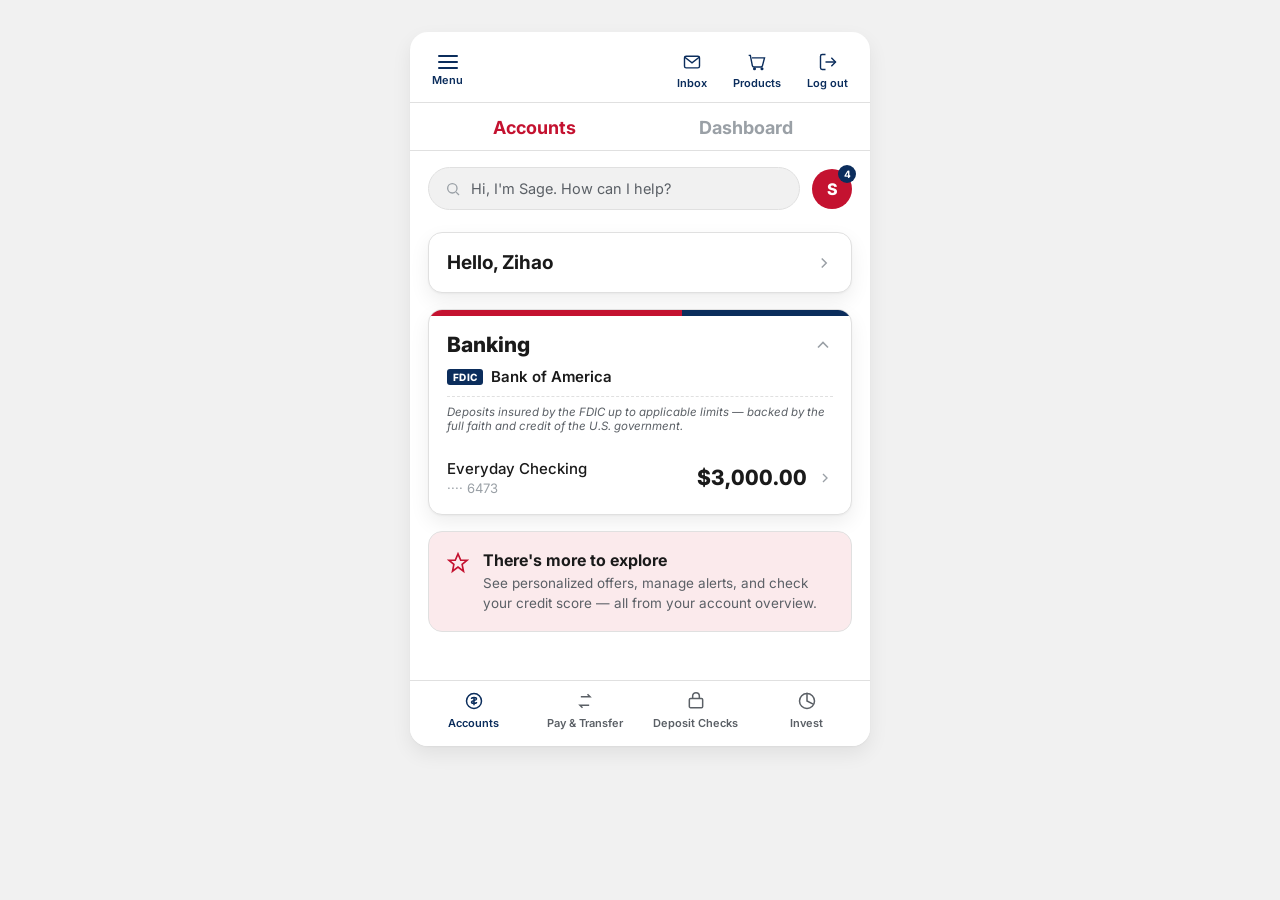
<file: index.html>
<!DOCTYPE html>
<html lang="en">
<head>
<meta charset="UTF-8">
<meta name="viewport" content="width=device-width, initial-scale=1.0">
<title>Meridian — Accounts</title>
<link rel="preconnect" href="https://fonts.googleapis.com">
<link rel="preconnect" href="https://fonts.gstatic.com" crossorigin>
<link href="https://fonts.googleapis.com/css2?family=Inter:wght@400;500;600;700;800&display=swap" rel="stylesheet">
<link rel="stylesheet" href="styles.css">
</head>
<body>

<div class="phone">

  <div class="topbar">
    <a class="menu-btn" href="menu.html" aria-label="Menu">
      <div class="bars"><span></span><span></span><span></span></div>
      Menu
    </a>
    <div class="icon-row">
      <a class="icon-btn" href="inbox.html" aria-label="Inbox">
        <svg width="20" height="20" viewBox="0 0 24 24" fill="none" stroke="#0B2D5C" stroke-width="1.7"><rect x="3" y="5" width="18" height="14" rx="2"/><path d="M3 6l9 7 9-7"/></svg>
        Inbox
      </a>
      <a class="icon-btn" href="products.html" aria-label="Products">
        <svg width="20" height="20" viewBox="0 0 24 24" fill="none" stroke="#0B2D5C" stroke-width="1.7"><circle cx="9" cy="20" r="1"/><circle cx="18" cy="20" r="1"/><path d="M2 4h2l2.4 12.4a2 2 0 0 0 2 1.6h8.2a2 2 0 0 0 2-1.6L21 7H6"/></svg>
        Products
      </a>
      <a class="icon-btn" href="logout.html" aria-label="Log out">
        <svg width="20" height="20" viewBox="0 0 24 24" fill="none" stroke="#0B2D5C" stroke-width="1.7"><path d="M9 21H5a2 2 0 0 1-2-2V5a2 2 0 0 1 2-2h4"/><path d="M16 17l5-5-5-5"/><path d="M21 12H9"/></svg>
        Log out
      </a>
    </div>
  </div>

  <div class="tabs">
    <button class="tab active" id="tab-accounts">Accounts</button>
    <button class="tab" id="tab-dashboard">Dashboard</button>
  </div>

  <!-- ACCOUNTS TAB -->
  <div class="accounts-tab" id="accounts-view">

    <div class="assistant-row reveal">
      <div class="assistant-search">
        <svg width="16" height="16" viewBox="0 0 24 24" fill="none" stroke="#9AA0A6" stroke-width="2"><circle cx="11" cy="11" r="7"/><path d="M21 21l-4.3-4.3"/></svg>
        <span>Hi, I'm Sage. How can I help?</span>
      </div>
      <a class="assistant-avatar" href="inbox.html">S<span class="badge">4</span></a>
    </div>

    <div class="card-group reveal">
      <a class="link-row" href="profile.html">
        <span class="label">Hello, Zihao</span>
        <svg class="chev" width="18" height="18" viewBox="0 0 24 24" fill="none" stroke="currentColor" stroke-width="2"><path d="M9 6l6 6-6 6"/></svg>
      </a>
    </div>

    <!-- Banking -->
    <div class="section reveal" id="banking-section">
      <div class="section-top"></div>
      <div class="section-header" data-toggle="banking-body">
        <h2>Banking</h2>
        <svg class="chev" width="20" height="20" viewBox="0 0 24 24" fill="none" stroke="currentColor" stroke-width="2"><path d="M18 15l-6-6-6 6"/></svg>
      </div>
      <div id="banking-body">
        <div class="institution"><span class="fdic-badge">FDIC</span> Bank of America</div>
        <div class="insured-note">Deposits insured by the FDIC up to applicable limits — backed by the full faith and credit of the U.S. government.</div>

        <a class="account-row" href="account-detail.html">
          <div class="account-name">Everyday Checking<span class="acct-no">···· 6473</span></div>
          <div class="amount-block">
            <span class="amount">$3,000.00</span>
            <svg class="chev" width="16" height="16" viewBox="0 0 24 24" fill="none" stroke="currentColor" stroke-width="2"><path d="M9 6l6 6-6 6"/></svg>
          </div>
        </a>
      </div>
    </div>

    <a class="promo reveal" href="offers.html" style="display:flex;">
      <svg width="22" height="22" viewBox="0 0 24 24" fill="none" stroke="#C41230" stroke-width="1.8"><path d="M12 2l3 7h7l-5.5 4.5L18 21l-6-4.5L6 21l1.5-7.5L2 9h7l3-7z"/></svg>
      <div>
        <h3>There's more to explore</h3>
        <p>See personalized offers, manage alerts, and check your credit score — all from your account overview.</p>
      </div>
    </a>

  </div>

  <!-- DASHBOARD TAB -->
  <div class="dash" id="dashboard-view">
    <div class="dash-card reveal">
      <h3>TOTAL NET WORTH</h3>
      <div class="net-amount">$3,000.00</div>
      <div class="bars-row" id="net-bars">
        <div class="bar-col"><div class="bar" data-h="42%"></div><span>Jan</span></div>
        <div class="bar-col"><div class="bar" data-h="55%"></div><span>Feb</span></div>
        <div class="bar-col"><div class="bar" data-h="48%"></div><span>Mar</span></div>
        <div class="bar-col"><div class="bar" data-h="63%"></div><span>Apr</span></div>
        <div class="bar-col"><div class="bar" data-h="58%"></div><span>May</span></div>
        <div class="bar-col"><div class="bar" data-h="71%"></div><span>Jun</span></div>
      </div>
    </div>
    <div class="dash-card reveal">
      <h3>CASH FLOW THIS MONTH</h3>
      <div class="net-amount" style="font-size:22px; color:#0B2D5C;">-$7,036.87</div>
      <p style="margin:0; font-size:13.5px; color:var(--gray);">Income exceeded spending this month — keep it up.</p>
    </div>
  </div>

  <div class="bottom-nav">
    <a class="nav-item active" id="nav-accounts" href="index.html">
      <svg width="20" height="20" viewBox="0 0 24 24" fill="none" stroke="#0B2D5C" stroke-width="1.8"><circle cx="12" cy="12" r="9"/><path d="M12 7v10M9 9.5c0-1 1-1.8 3-1.8s3 .8 3 1.8-1 1.4-3 1.8-3 .9-3 1.9 1 1.8 3 1.8 3-.8 3-1.8"/></svg>
      Accounts
    </a>
    <a class="nav-item" href="pay-transfer.html">
      <svg width="20" height="20" viewBox="0 0 24 24" fill="none" stroke="#5B6066" stroke-width="1.8"><path d="M7 7h11l-3-3M17 17H6l3 3"/></svg>
      Pay &amp; Transfer
    </a>
    <a class="nav-item" href="deposit-checks.html">
      <svg width="20" height="20" viewBox="0 0 24 24" fill="none" stroke="#5B6066" stroke-width="1.8"><rect x="4" y="9" width="16" height="11" rx="1.5"/><path d="M8 9V6a4 4 0 0 1 8 0v3"/></svg>
      Deposit Checks
    </a>
    <a class="nav-item" href="invest.html">
      <svg width="20" height="20" viewBox="0 0 24 24" fill="none" stroke="#5B6066" stroke-width="1.8"><path d="M12 2v10l8 4"/><circle cx="12" cy="12" r="9"/></svg>
      Invest
    </a>
  </div>

</div>

<script>
  const tabAccounts = document.getElementById('tab-accounts');
  const tabDashboard = document.getElementById('tab-dashboard');
  const accountsView = document.getElementById('accounts-view');
  const dashboardView = document.getElementById('dashboard-view');

  tabAccounts.addEventListener('click', () => {
    tabAccounts.classList.add('active');
    tabDashboard.classList.remove('active');
    accountsView.classList.remove('hidden');
    dashboardView.classList.remove('active');
  });

  tabDashboard.addEventListener('click', () => {
    tabDashboard.classList.add('active');
    tabAccounts.classList.remove('active');
    accountsView.classList.add('hidden');
    dashboardView.classList.add('active');
    requestAnimationFrame(() => {
      document.querySelectorAll('#net-bars .bar').forEach(bar => { bar.style.height = bar.dataset.h; });
    });
  });

  document.querySelectorAll('[data-toggle]').forEach(header=>{
    header.addEventListener('click', () => {
      const body = document.getElementById(header.getAttribute('data-toggle'));
      const chev = header.querySelector('.chev');
      const collapsed = body.style.display === 'none';
      body.style.display = collapsed ? 'block' : 'none';
      chev.style.transform = collapsed ? 'rotate(0deg)' : 'rotate(180deg)';
    });
  });
</script>

</body>
</html>
</file>
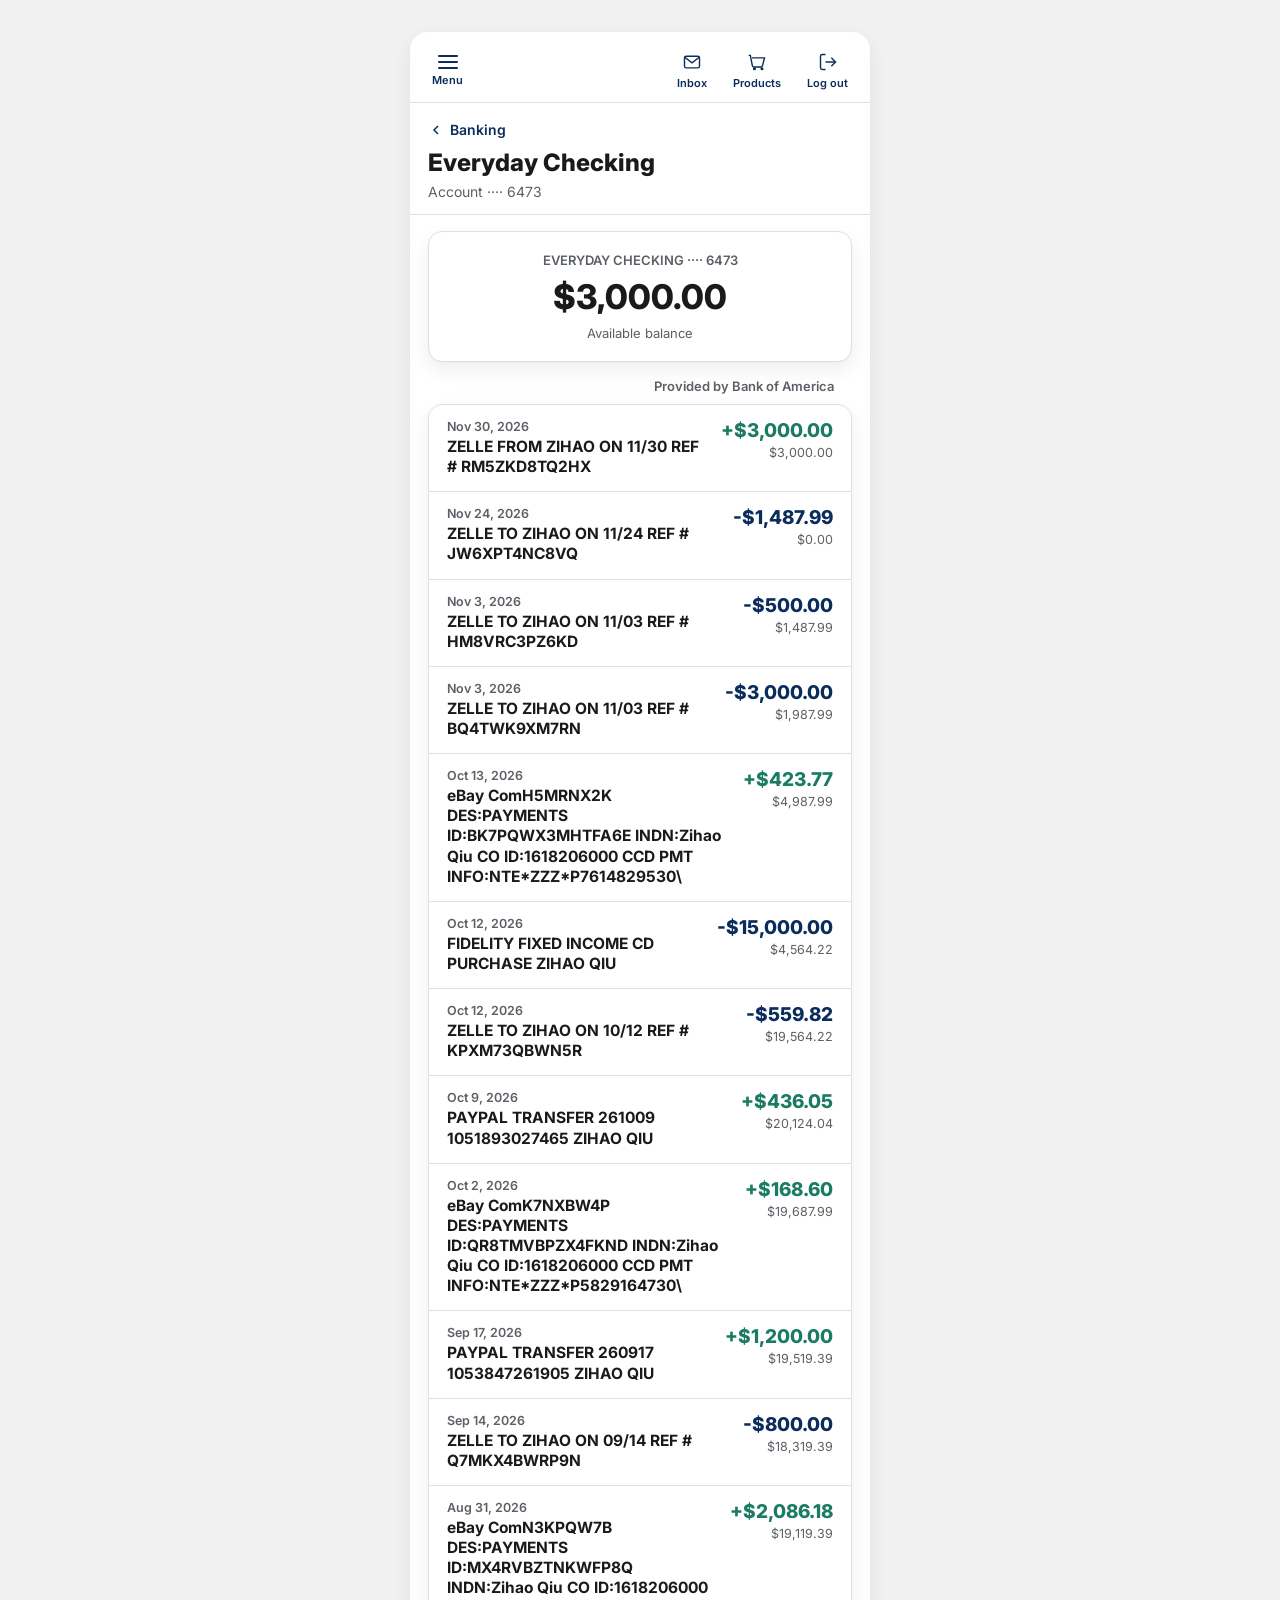
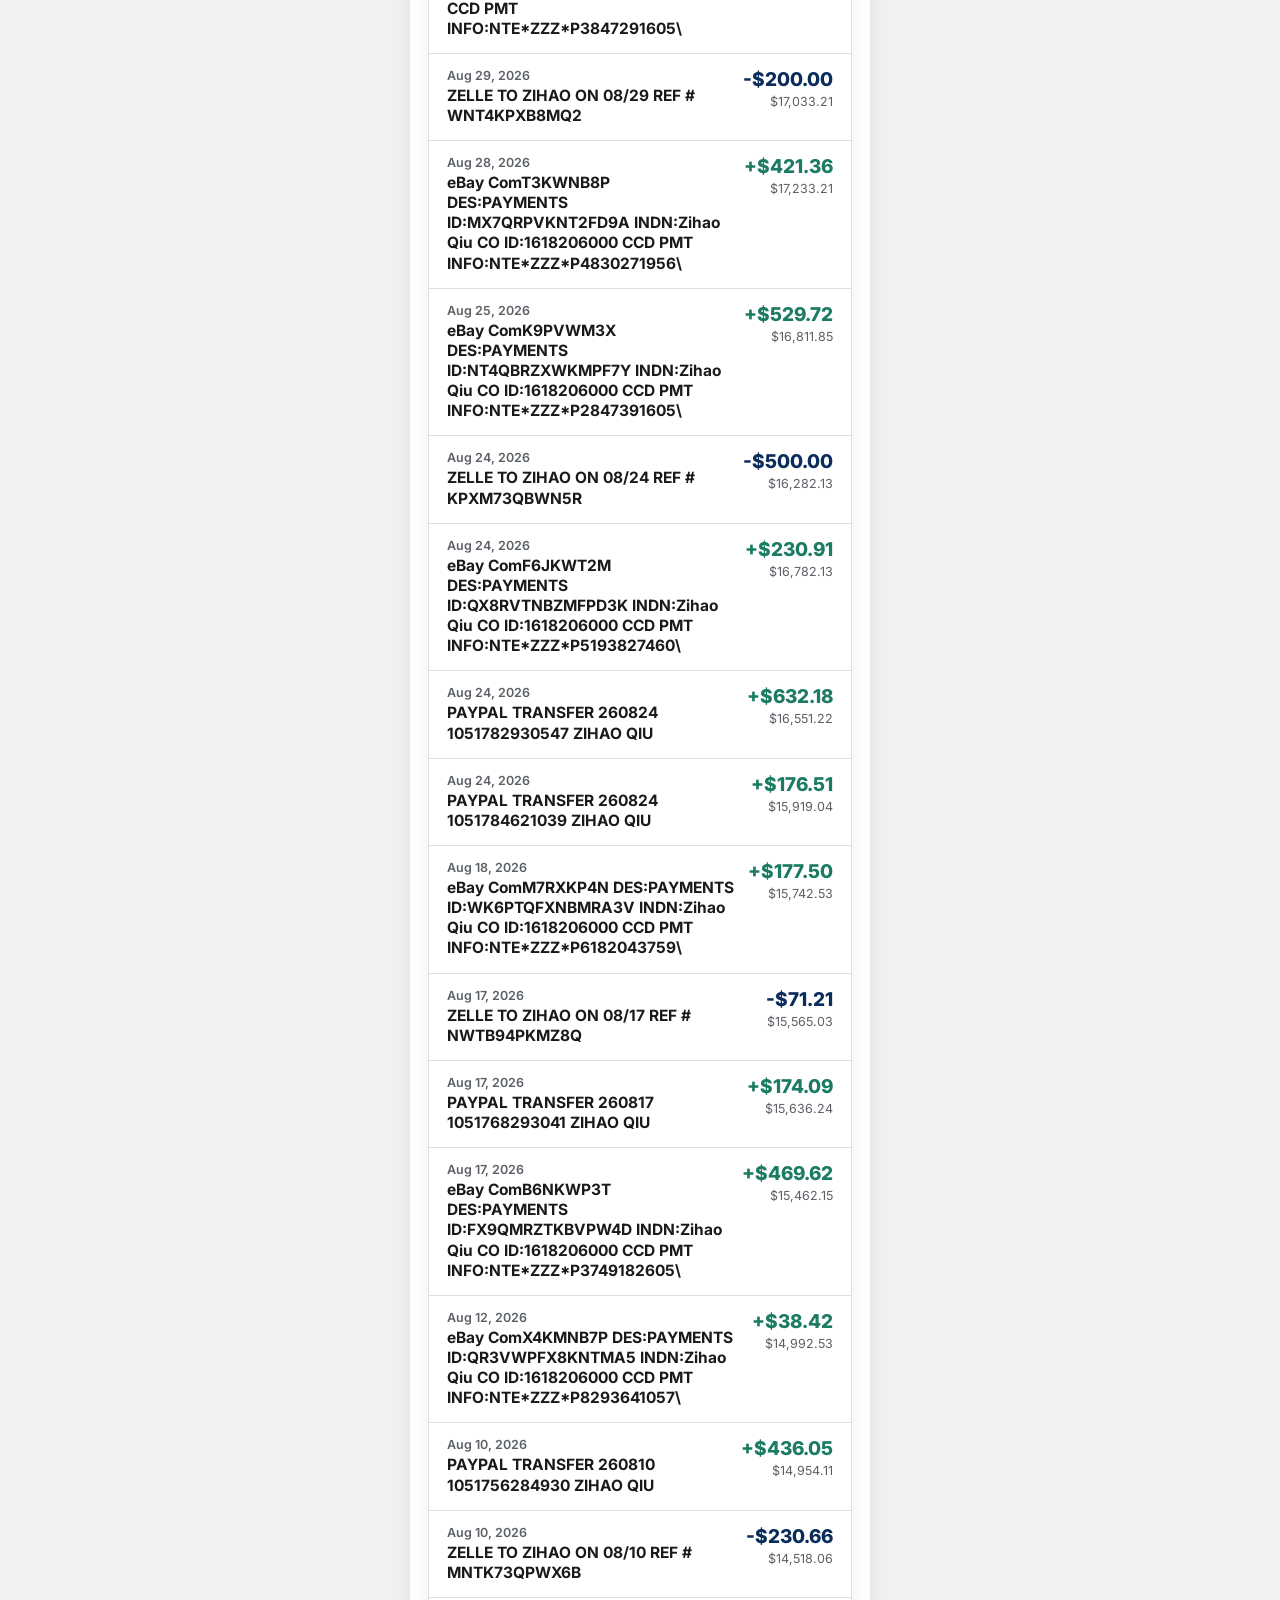
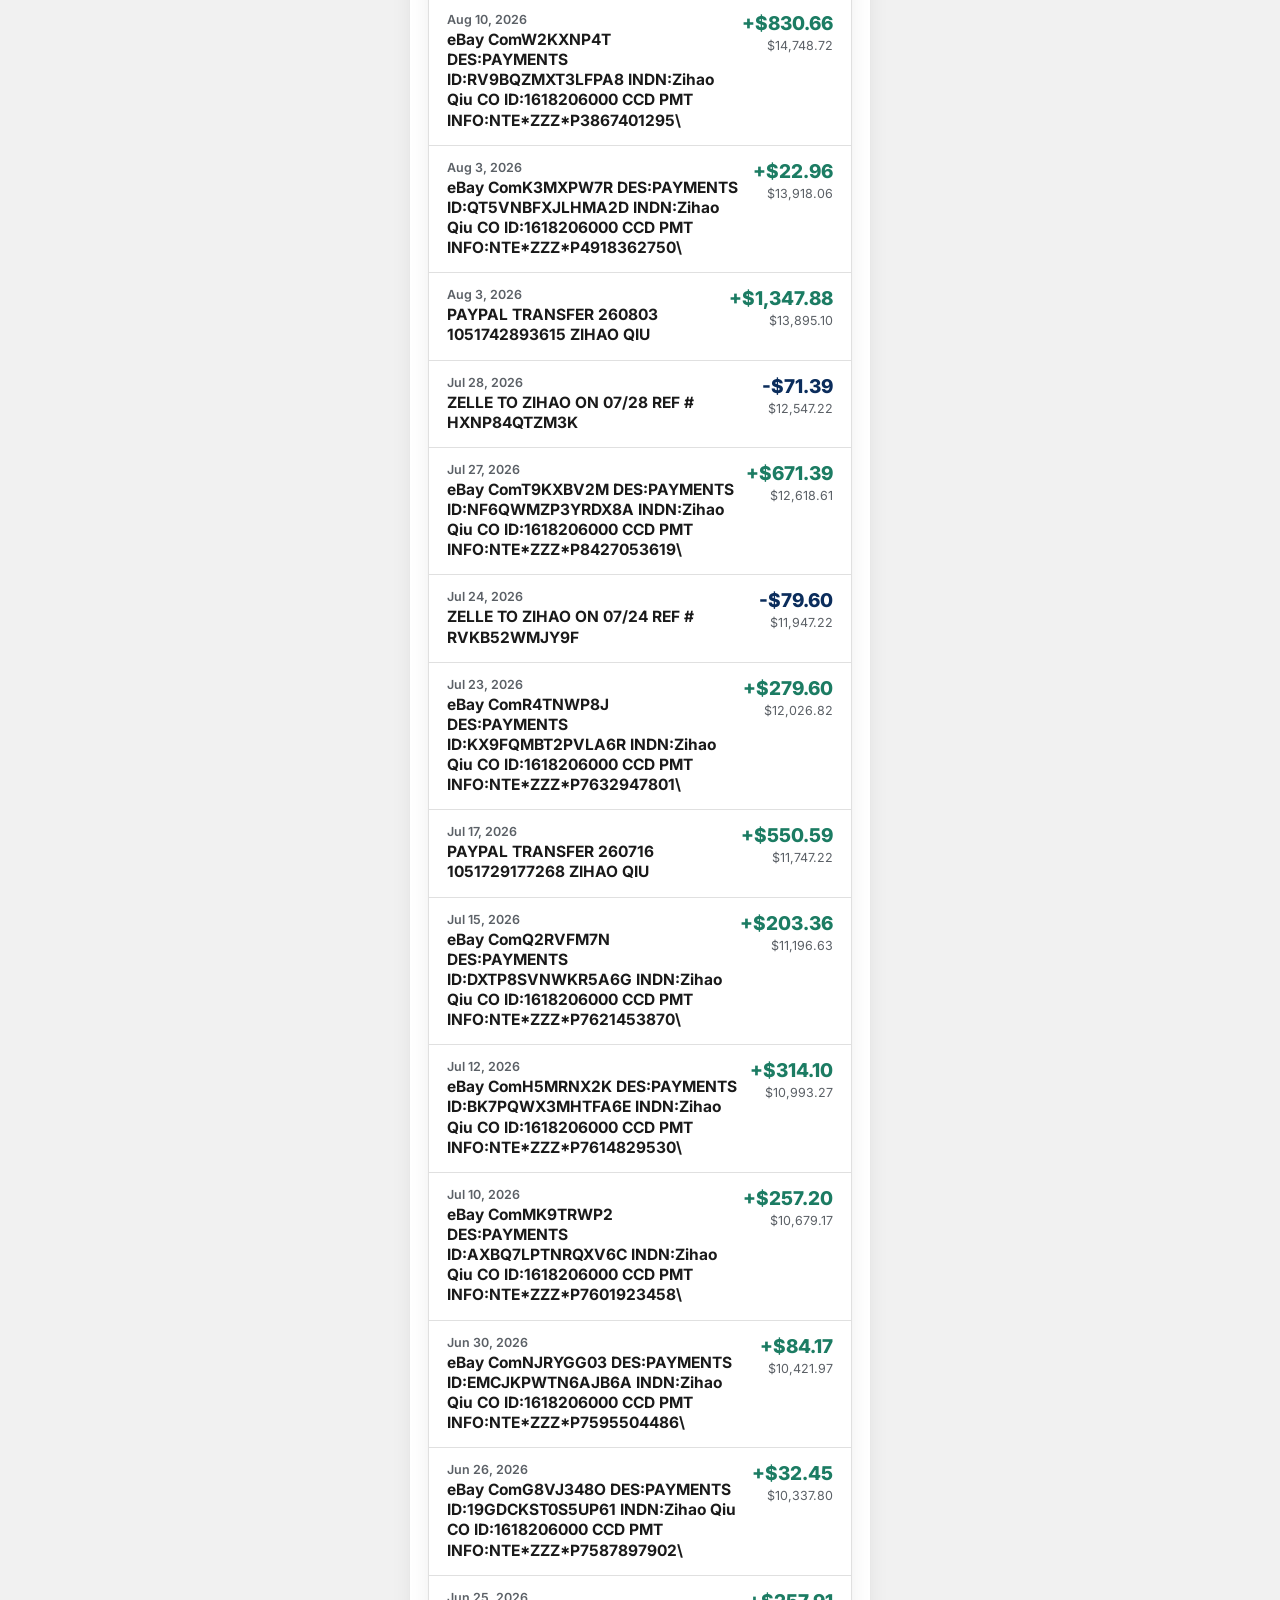
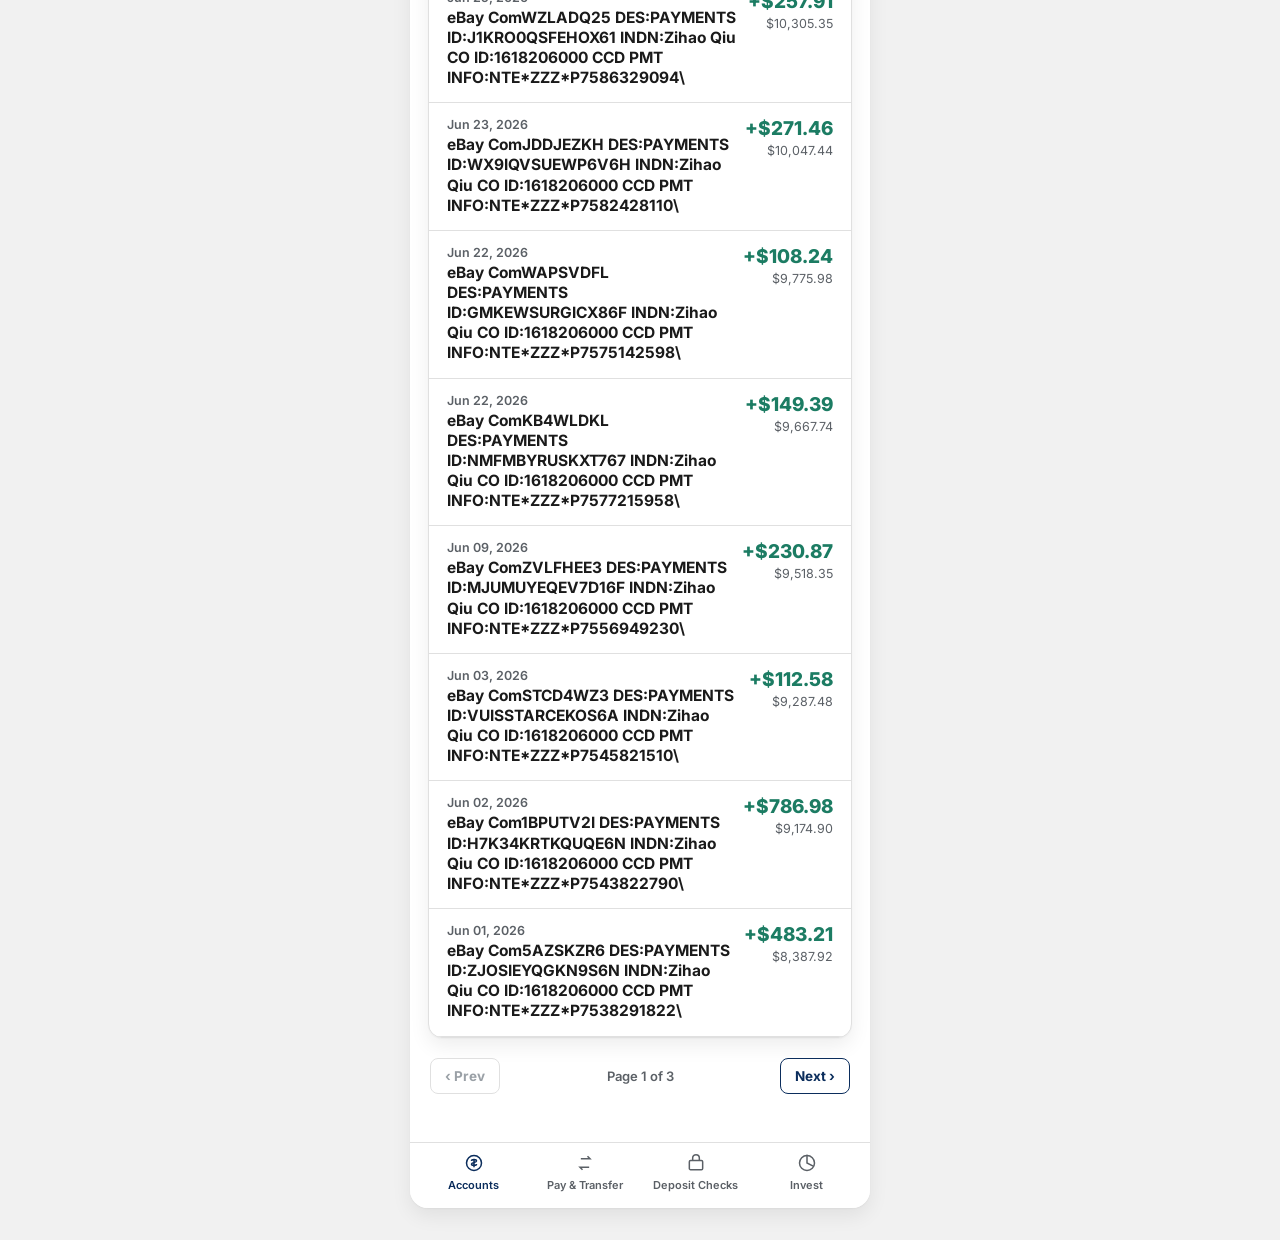
<file: account-detail.html>
<!DOCTYPE html>
<html lang="en">
<head>
<meta charset="UTF-8">
<meta name="viewport" content="width=device-width, initial-scale=1.0">
<title>Meridian — Checking</title>
<link rel="preconnect" href="https://fonts.googleapis.com">
<link rel="preconnect" href="https://fonts.gstatic.com" crossorigin>
<link href="https://fonts.googleapis.com/css2?family=Inter:wght@400;500;600;700;800&display=swap" rel="stylesheet">
<link rel="stylesheet" href="styles.css">
</head>
<body>
<div class="phone">
  <div class="topbar">
    <a class="menu-btn" href="menu.html" aria-label="Menu">
      <div class="bars"><span></span><span></span><span></span></div>
      Menu
    </a>
    <div class="icon-row">
      <a class="icon-btn" href="inbox.html" aria-label="Inbox">
        <svg width="20" height="20" viewBox="0 0 24 24" fill="none" stroke="#0B2D5C" stroke-width="1.7"><rect x="3" y="5" width="18" height="14" rx="2"/><path d="M3 6l9 7 9-7"/></svg>
        Inbox
      </a>
      <a class="icon-btn" href="products.html" aria-label="Products">
        <svg width="20" height="20" viewBox="0 0 24 24" fill="none" stroke="#0B2D5C" stroke-width="1.7"><circle cx="9" cy="20" r="1"/><circle cx="18" cy="20" r="1"/><path d="M2 4h2l2.4 12.4a2 2 0 0 0 2 1.6h8.2a2 2 0 0 0 2-1.6L21 7H6"/></svg>
        Products
      </a>
      <a class="icon-btn" href="logout.html" aria-label="Log out">
        <svg width="20" height="20" viewBox="0 0 24 24" fill="none" stroke="#0B2D5C" stroke-width="1.7"><path d="M9 21H5a2 2 0 0 1-2-2V5a2 2 0 0 1 2-2h4"/><path d="M16 17l5-5-5-5"/><path d="M21 12H9"/></svg>
        Log out
      </a>
    </div>
  </div>

  <div class="page-header">
    <a class="back-link" href="index.html">
      <svg width="16" height="16" viewBox="0 0 24 24" fill="none" stroke="currentColor" stroke-width="2.2"><path d="M15 18l-6-6 6-6"/></svg>
      Banking
    </a>
    <h1>Everyday Checking</h1>
    <p>Account ···· 6473</p>
  </div>

  <div class="content">
    <div class="info-card reveal" style="text-align:center;">
      <div style="font-size:13px; color:var(--gray); font-weight:600;">EVERYDAY CHECKING ···· 6473</div>
      <div style="font-size:34px; font-weight:800; margin:8px 0;">$3,000.00</div>
      <div style="font-size:13px; color:var(--gray);">Available balance</div>
    </div>

    <div class="attribution">Provided by Bank of America</div>

    <div class="list-card reveal" id="txn-list">
      <div class="txn-row" data-page="1">
        <div><div class="txn-meta">Nov 30, 2026</div><div class="txn-name">ZELLE FROM ZIHAO ON 11/30 REF # RM5ZKD8TQ2HX</div></div>
        <div><div class="txn-amount credit">+$3,000.00</div><div class="txn-balance">$3,000.00</div></div>
      </div>
      <div class="txn-row" data-page="1">
        <div><div class="txn-meta">Nov 24, 2026</div><div class="txn-name">ZELLE TO ZIHAO ON 11/24 REF # JW6XPT4NC8VQ</div></div>
        <div><div class="txn-amount debit">-$1,487.99</div><div class="txn-balance">$0.00</div></div>
      </div>
      <div class="txn-row" data-page="1">
        <div><div class="txn-meta">Nov 3, 2026</div><div class="txn-name">ZELLE TO ZIHAO ON 11/03 REF # HM8VRC3PZ6KD</div></div>
        <div><div class="txn-amount debit">-$500.00</div><div class="txn-balance">$1,487.99</div></div>
      </div>
      <div class="txn-row" data-page="1">
        <div><div class="txn-meta">Nov 3, 2026</div><div class="txn-name">ZELLE TO ZIHAO ON 11/03 REF # BQ4TWK9XM7RN</div></div>
        <div><div class="txn-amount debit">-$3,000.00</div><div class="txn-balance">$1,987.99</div></div>
      </div>
      <div class="txn-row" data-page="1">
        <div><div class="txn-meta">Oct 13, 2026</div><div class="txn-name">eBay ComH5MRNX2K DES:PAYMENTS ID:BK7PQWX3MHTFA6E INDN:Zihao Qiu CO ID:1618206000 CCD PMT INFO:NTE*ZZZ*P7614829530\</div></div>
        <div><div class="txn-amount credit">+$423.77</div><div class="txn-balance">$4,987.99</div></div>
      </div>
      <div class="txn-row" data-page="1">
        <div><div class="txn-meta">Oct 12, 2026</div><div class="txn-name">FIDELITY FIXED INCOME CD PURCHASE ZIHAO QIU</div></div>
        <div><div class="txn-amount debit">-$15,000.00</div><div class="txn-balance">$4,564.22</div></div>
      </div>
      <div class="txn-row" data-page="1">
        <div><div class="txn-meta">Oct 12, 2026</div><div class="txn-name">ZELLE TO ZIHAO ON 10/12 REF # KPXM73QBWN5R</div></div>
        <div><div class="txn-amount debit">-$559.82</div><div class="txn-balance">$19,564.22</div></div>
      </div>
      <div class="txn-row" data-page="1">
        <div><div class="txn-meta">Oct 9, 2026</div><div class="txn-name">PAYPAL TRANSFER 261009 1051893027465 ZIHAO QIU</div></div>
        <div><div class="txn-amount credit">+$436.05</div><div class="txn-balance">$20,124.04</div></div>
      </div>
      <div class="txn-row" data-page="1">
        <div><div class="txn-meta">Oct 2, 2026</div><div class="txn-name">eBay ComK7NXBW4P DES:PAYMENTS ID:QR8TMVBPZX4FKND INDN:Zihao Qiu CO ID:1618206000 CCD PMT INFO:NTE*ZZZ*P5829164730\</div></div>
        <div><div class="txn-amount credit">+$168.60</div><div class="txn-balance">$19,687.99</div></div>
      </div>
      <div class="txn-row" data-page="1">
        <div><div class="txn-meta">Sep 17, 2026</div><div class="txn-name">PAYPAL TRANSFER 260917 1053847261905 ZIHAO QIU</div></div>
        <div><div class="txn-amount credit">+$1,200.00</div><div class="txn-balance">$19,519.39</div></div>
      </div>
      <div class="txn-row" data-page="1">
        <div><div class="txn-meta">Sep 14, 2026</div><div class="txn-name">ZELLE TO ZIHAO ON 09/14 REF # Q7MKX4BWRP9N</div></div>
        <div><div class="txn-amount debit">-$800.00</div><div class="txn-balance">$18,319.39</div></div>
      </div>
      <div class="txn-row" data-page="1">
        <div><div class="txn-meta">Aug 31, 2026</div><div class="txn-name">eBay ComN3KPQW7B DES:PAYMENTS ID:MX4RVBZTNKWFP8Q INDN:Zihao Qiu CO ID:1618206000 CCD PMT INFO:NTE*ZZZ*P3847291605\</div></div>
        <div><div class="txn-amount credit">+$2,086.18</div><div class="txn-balance">$19,119.39</div></div>
      </div>
      <div class="txn-row" data-page="1">
        <div><div class="txn-meta">Aug 29, 2026</div><div class="txn-name">ZELLE TO ZIHAO ON 08/29 REF # WNT4KPXB8MQ2</div></div>
        <div><div class="txn-amount debit">-$200.00</div><div class="txn-balance">$17,033.21</div></div>
      </div>
      <div class="txn-row" data-page="1">
        <div><div class="txn-meta">Aug 28, 2026</div><div class="txn-name">eBay ComT3KWNB8P DES:PAYMENTS ID:MX7QRPVKNT2FD9A INDN:Zihao Qiu CO ID:1618206000 CCD PMT INFO:NTE*ZZZ*P4830271956\</div></div>
        <div><div class="txn-amount credit">+$421.36</div><div class="txn-balance">$17,233.21</div></div>
      </div>
      <div class="txn-row" data-page="1">
        <div><div class="txn-meta">Aug 25, 2026</div><div class="txn-name">eBay ComK9PVWM3X DES:PAYMENTS ID:NT4QBRZXWKMPF7Y INDN:Zihao Qiu CO ID:1618206000 CCD PMT INFO:NTE*ZZZ*P2847391605\</div></div>
        <div><div class="txn-amount credit">+$529.72</div><div class="txn-balance">$16,811.85</div></div>
      </div>
      <div class="txn-row" data-page="1">
        <div><div class="txn-meta">Aug 24, 2026</div><div class="txn-name">ZELLE TO ZIHAO ON 08/24 REF # KPXM73QBWN5R</div></div>
        <div><div class="txn-amount debit">-$500.00</div><div class="txn-balance">$16,282.13</div></div>
      </div>
      <div class="txn-row" data-page="1">
        <div><div class="txn-meta">Aug 24, 2026</div><div class="txn-name">eBay ComF6JKWT2M DES:PAYMENTS ID:QX8RVTNBZMFPD3K INDN:Zihao Qiu CO ID:1618206000 CCD PMT INFO:NTE*ZZZ*P5193827460\</div></div>
        <div><div class="txn-amount credit">+$230.91</div><div class="txn-balance">$16,782.13</div></div>
      </div>
      <div class="txn-row" data-page="1">
        <div><div class="txn-meta">Aug 24, 2026</div><div class="txn-name">PAYPAL TRANSFER 260824 1051782930547 ZIHAO QIU</div></div>
        <div><div class="txn-amount credit">+$632.18</div><div class="txn-balance">$16,551.22</div></div>
      </div>
      <div class="txn-row" data-page="1">
        <div><div class="txn-meta">Aug 24, 2026</div><div class="txn-name">PAYPAL TRANSFER 260824 1051784621039 ZIHAO QIU</div></div>
        <div><div class="txn-amount credit">+$176.51</div><div class="txn-balance">$15,919.04</div></div>
      </div>
      <div class="txn-row" data-page="1">
        <div><div class="txn-meta">Aug 18, 2026</div><div class="txn-name">eBay ComM7RXKP4N DES:PAYMENTS ID:WK6PTQFXNBMRA3V INDN:Zihao Qiu CO ID:1618206000 CCD PMT INFO:NTE*ZZZ*P6182043759\</div></div>
        <div><div class="txn-amount credit">+$177.50</div><div class="txn-balance">$15,742.53</div></div>
      </div>
      <div class="txn-row" data-page="1">
        <div><div class="txn-meta">Aug 17, 2026</div><div class="txn-name">ZELLE TO ZIHAO ON 08/17 REF # NWTB94PKMZ8Q</div></div>
        <div><div class="txn-amount debit">-$71.21</div><div class="txn-balance">$15,565.03</div></div>
      </div>
      <div class="txn-row" data-page="1">
        <div><div class="txn-meta">Aug 17, 2026</div><div class="txn-name">PAYPAL TRANSFER 260817 1051768293041 ZIHAO QIU</div></div>
        <div><div class="txn-amount credit">+$174.09</div><div class="txn-balance">$15,636.24</div></div>
      </div>
      <div class="txn-row" data-page="1">
        <div><div class="txn-meta">Aug 17, 2026</div><div class="txn-name">eBay ComB6NKWP3T DES:PAYMENTS ID:FX9QMRZTKBVPW4D INDN:Zihao Qiu CO ID:1618206000 CCD PMT INFO:NTE*ZZZ*P3749182605\</div></div>
        <div><div class="txn-amount credit">+$469.62</div><div class="txn-balance">$15,462.15</div></div>
      </div>
      <div class="txn-row" data-page="1">
        <div><div class="txn-meta">Aug 12, 2026</div><div class="txn-name">eBay ComX4KMNB7P DES:PAYMENTS ID:QR3VWPFX8KNTMA5 INDN:Zihao Qiu CO ID:1618206000 CCD PMT INFO:NTE*ZZZ*P8293641057\</div></div>
        <div><div class="txn-amount credit">+$38.42</div><div class="txn-balance">$14,992.53</div></div>
      </div>
      <div class="txn-row" data-page="1">
        <div><div class="txn-meta">Aug 10, 2026</div><div class="txn-name">PAYPAL TRANSFER 260810 1051756284930 ZIHAO QIU</div></div>
        <div><div class="txn-amount credit">+$436.05</div><div class="txn-balance">$14,954.11</div></div>
      </div>
      <div class="txn-row" data-page="1">
        <div><div class="txn-meta">Aug 10, 2026</div><div class="txn-name">ZELLE TO ZIHAO ON 08/10 REF # MNTK73QPWX6B</div></div>
        <div><div class="txn-amount debit">-$230.66</div><div class="txn-balance">$14,518.06</div></div>
      </div>
      <div class="txn-row" data-page="1">
        <div><div class="txn-meta">Aug 10, 2026</div><div class="txn-name">eBay ComW2KXNP4T DES:PAYMENTS ID:RV9BQZMXT3LFPA8 INDN:Zihao Qiu CO ID:1618206000 CCD PMT INFO:NTE*ZZZ*P3867401295\</div></div>
        <div><div class="txn-amount credit">+$830.66</div><div class="txn-balance">$14,748.72</div></div>
      </div>
      <div class="txn-row" data-page="1">
        <div><div class="txn-meta">Aug 3, 2026</div><div class="txn-name">eBay ComK3MXPW7R DES:PAYMENTS ID:QT5VNBFXJLHMA2D INDN:Zihao Qiu CO ID:1618206000 CCD PMT INFO:NTE*ZZZ*P4918362750\</div></div>
        <div><div class="txn-amount credit">+$22.96</div><div class="txn-balance">$13,918.06</div></div>
      </div>
      <div class="txn-row" data-page="1">
        <div><div class="txn-meta">Aug 3, 2026</div><div class="txn-name">PAYPAL TRANSFER 260803 1051742893615 ZIHAO QIU</div></div>
        <div><div class="txn-amount credit">+$1,347.88</div><div class="txn-balance">$13,895.10</div></div>
      </div>
      <div class="txn-row" data-page="1">
        <div><div class="txn-meta">Jul 28, 2026</div><div class="txn-name">ZELLE TO ZIHAO ON 07/28 REF # HXNP84QTZM3K</div></div>
        <div><div class="txn-amount debit">-$71.39</div><div class="txn-balance">$12,547.22</div></div>
      </div>
      <div class="txn-row" data-page="1">
        <div><div class="txn-meta">Jul 27, 2026</div><div class="txn-name">eBay ComT9KXBV2M DES:PAYMENTS ID:NF6QWMZP3YRDX8A INDN:Zihao Qiu CO ID:1618206000 CCD PMT INFO:NTE*ZZZ*P8427053619\</div></div>
        <div><div class="txn-amount credit">+$671.39</div><div class="txn-balance">$12,618.61</div></div>
      </div>
      <div class="txn-row" data-page="1">
        <div><div class="txn-meta">Jul 24, 2026</div><div class="txn-name">ZELLE TO ZIHAO ON 07/24 REF # RVKB52WMJY9F</div></div>
        <div><div class="txn-amount debit">-$79.60</div><div class="txn-balance">$11,947.22</div></div>
      </div>
      <div class="txn-row" data-page="1">
        <div><div class="txn-meta">Jul 23, 2026</div><div class="txn-name">eBay ComR4TNWP8J DES:PAYMENTS ID:KX9FQMBT2PVLA6R INDN:Zihao Qiu CO ID:1618206000 CCD PMT INFO:NTE*ZZZ*P7632947801\</div></div>
        <div><div class="txn-amount credit">+$279.60</div><div class="txn-balance">$12,026.82</div></div>
      </div>
      <div class="txn-row" data-page="1">
        <div><div class="txn-meta">Jul 17, 2026</div><div class="txn-name">PAYPAL TRANSFER 260716 1051729177268 ZIHAO QIU</div></div>
        <div><div class="txn-amount credit">+$550.59</div><div class="txn-balance">$11,747.22</div></div>
      </div>
      <div class="txn-row" data-page="1">
        <div><div class="txn-meta">Jul 15, 2026</div><div class="txn-name">eBay ComQ2RVFM7N DES:PAYMENTS ID:DXTP8SVNWKR5A6G INDN:Zihao Qiu CO ID:1618206000 CCD PMT INFO:NTE*ZZZ*P7621453870\</div></div>
        <div><div class="txn-amount credit">+$203.36</div><div class="txn-balance">$11,196.63</div></div>
      </div>
      <div class="txn-row" data-page="1">
        <div><div class="txn-meta">Jul 12, 2026</div><div class="txn-name">eBay ComH5MRNX2K DES:PAYMENTS ID:BK7PQWX3MHTFA6E INDN:Zihao Qiu CO ID:1618206000 CCD PMT INFO:NTE*ZZZ*P7614829530\</div></div>
        <div><div class="txn-amount credit">+$314.10</div><div class="txn-balance">$10,993.27</div></div>
      </div>
      <div class="txn-row" data-page="1">
        <div><div class="txn-meta">Jul 10, 2026</div><div class="txn-name">eBay ComMK9TRWP2 DES:PAYMENTS ID:AXBQ7LPTNRQXV6C INDN:Zihao Qiu CO ID:1618206000 CCD PMT INFO:NTE*ZZZ*P7601923458\</div></div>
        <div><div class="txn-amount credit">+$257.20</div><div class="txn-balance">$10,679.17</div></div>
      </div>
      <div class="txn-row" data-page="1">
        <div><div class="txn-meta">Jun 30, 2026</div><div class="txn-name">eBay ComNJRYGG03 DES:PAYMENTS ID:EMCJKPWTN6AJB6A INDN:Zihao Qiu CO ID:1618206000 CCD PMT INFO:NTE*ZZZ*P7595504486\</div></div>
        <div><div class="txn-amount credit">+$84.17</div><div class="txn-balance">$10,421.97</div></div>
      </div>
      <div class="txn-row" data-page="1">
        <div><div class="txn-meta">Jun 26, 2026</div><div class="txn-name">eBay ComG8VJ348O DES:PAYMENTS ID:19GDCKST0S5UP61 INDN:Zihao Qiu CO ID:1618206000 CCD PMT INFO:NTE*ZZZ*P7587897902\</div></div>
        <div><div class="txn-amount credit">+$32.45</div><div class="txn-balance">$10,337.80</div></div>
      </div>
      <div class="txn-row" data-page="1">
        <div><div class="txn-meta">Jun 25, 2026</div><div class="txn-name">eBay ComWZLADQ25 DES:PAYMENTS ID:J1KRO0QSFEHOX61 INDN:Zihao Qiu CO ID:1618206000 CCD PMT INFO:NTE*ZZZ*P7586329094\</div></div>
        <div><div class="txn-amount credit">+$257.91</div><div class="txn-balance">$10,305.35</div></div>
      </div>
      <div class="txn-row" data-page="1">
        <div><div class="txn-meta">Jun 23, 2026</div><div class="txn-name">eBay ComJDDJEZKH DES:PAYMENTS ID:WX9IQVSUEWP6V6H INDN:Zihao Qiu CO ID:1618206000 CCD PMT INFO:NTE*ZZZ*P7582428110\</div></div>
        <div><div class="txn-amount credit">+$271.46</div><div class="txn-balance">$10,047.44</div></div>
      </div>
      <div class="txn-row" data-page="1">
        <div><div class="txn-meta">Jun 22, 2026</div><div class="txn-name">eBay ComWAPSVDFL DES:PAYMENTS ID:GMKEWSURGICX86F INDN:Zihao Qiu CO ID:1618206000 CCD PMT INFO:NTE*ZZZ*P7575142598\</div></div>
        <div><div class="txn-amount credit">+$108.24</div><div class="txn-balance">$9,775.98</div></div>
      </div>
      <div class="txn-row" data-page="1">
        <div><div class="txn-meta">Jun 22, 2026</div><div class="txn-name">eBay ComKB4WLDKL DES:PAYMENTS ID:NMFMBYRUSKXT767 INDN:Zihao Qiu CO ID:1618206000 CCD PMT INFO:NTE*ZZZ*P7577215958\</div></div>
        <div><div class="txn-amount credit">+$149.39</div><div class="txn-balance">$9,667.74</div></div>
      </div>
      <div class="txn-row" data-page="1">
        <div><div class="txn-meta">Jun 09, 2026</div><div class="txn-name">eBay ComZVLFHEE3 DES:PAYMENTS ID:MJUMUYEQEV7D16F INDN:Zihao Qiu CO ID:1618206000 CCD PMT INFO:NTE*ZZZ*P7556949230\</div></div>
        <div><div class="txn-amount credit">+$230.87</div><div class="txn-balance">$9,518.35</div></div>
      </div>
      <div class="txn-row" data-page="1">
        <div><div class="txn-meta">Jun 03, 2026</div><div class="txn-name">eBay ComSTCD4WZ3 DES:PAYMENTS ID:VUISSTARCEKOS6A INDN:Zihao Qiu CO ID:1618206000 CCD PMT INFO:NTE*ZZZ*P7545821510\</div></div>
        <div><div class="txn-amount credit">+$112.58</div><div class="txn-balance">$9,287.48</div></div>
      </div>
      <div class="txn-row" data-page="1">
        <div><div class="txn-meta">Jun 02, 2026</div><div class="txn-name">eBay Com1BPUTV2I DES:PAYMENTS ID:H7K34KRTKQUQE6N INDN:Zihao Qiu CO ID:1618206000 CCD PMT INFO:NTE*ZZZ*P7543822790\</div></div>
        <div><div class="txn-amount credit">+$786.98</div><div class="txn-balance">$9,174.90</div></div>
      </div>
      <div class="txn-row" data-page="1">
        <div><div class="txn-meta">Jun 01, 2026</div><div class="txn-name">eBay Com5AZSKZR6 DES:PAYMENTS ID:ZJOSIEYQGKN9S6N INDN:Zihao Qiu CO ID:1618206000 CCD PMT INFO:NTE*ZZZ*P7538291822\</div></div>
        <div><div class="txn-amount credit">+$483.21</div><div class="txn-balance">$8,387.92</div></div>
      </div>
      <div class="txn-row" data-page="2">
        <div><div class="txn-meta">May 28, 2026</div><div class="txn-name">eBay ComNH7XTA56 DES:PAYMENTS ID:NZMKRQBRIQS9W68 INDN:Zihao Qiu CO ID:1618206000 CCD PMT INFO:NTE*ZZZ*P7534451990\</div></div>
        <div><div class="txn-amount credit">+$99.40</div><div class="txn-balance">$7,904.71</div></div>
      </div>
      <div class="txn-row" data-page="2">
        <div><div class="txn-meta">May 26, 2026</div><div class="txn-name">eBay ComJ68GXI1G DES:PAYMENTS ID:LSEGD9TG2HQE467 INDN:Zihao Qiu CO ID:1618206000 CCD PMT INFO:NTE*ZZZ*P7530811118\</div></div>
        <div><div class="txn-amount credit">+$232.65</div><div class="txn-balance">$7,805.31</div></div>
      </div>
      <div class="txn-row" data-page="2">
        <div><div class="txn-meta">May 22, 2026</div><div class="txn-name">eBay Com7MJNEV3W DES:PAYMENTS ID:259927QCCPJLK6K INDN:Zihao Qiu CO ID:1618206000 CCD PMT INFO:NTE*ZZZ*P7523745638\</div></div>
        <div><div class="txn-amount credit">+$97.70</div><div class="txn-balance">$7,572.66</div></div>
      </div>
      <div class="txn-row" data-page="2">
        <div><div class="txn-meta">May 21, 2026</div><div class="txn-name">eBay ComSKMIIM9D DES:PAYMENTS ID:IKVZVBKRWE5EX6G INDN:Zihao Qiu CO ID:1618206000 CCD PMT INFO:NTE*ZZZ*P7522019054\</div></div>
        <div><div class="txn-amount credit">+$788.65</div><div class="txn-balance">$7,474.96</div></div>
      </div>
      <div class="txn-row" data-page="2">
        <div><div class="txn-meta">May 20, 2026</div><div class="txn-name">eBay ComJLEURLPO DES:PAYMENTS ID:UXV1HO0SKEQAJ6L INDN:Zihao Qiu CO ID:1618206000 CCD PMT INFO:NTE*ZZZ*P7519870286\</div></div>
        <div><div class="txn-amount credit">+$179.80</div><div class="txn-balance">$6,686.31</div></div>
      </div>
      <div class="txn-row" data-page="2">
        <div><div class="txn-meta">May 19, 2026</div><div class="txn-name">eBay ComZHT2KBJC DES:PAYMENTS ID:TSZIYWSSIGPVE6I INDN:Zihao Qiu CO ID:1618206000 CCD PMT INFO:NTE*ZZZ*P7517833502\</div></div>
        <div><div class="txn-amount credit">+$135.35</div><div class="txn-balance">$6,506.51</div></div>
      </div>
      <div class="txn-row" data-page="2">
        <div><div class="txn-meta">May 18, 2026</div><div class="txn-name">eBay ComXHUENUCD DES:PAYMENTS ID:FOQNUAISWIGSH67 INDN:Zihao Qiu CO ID:1618206000 CCD PMT INFO:NTE*ZZZ*P7512701390\</div></div>
        <div><div class="txn-amount credit">+$198.48</div><div class="txn-balance">$6,371.16</div></div>
      </div>
      <div class="txn-row" data-page="2">
        <div><div class="txn-meta">May 14, 2026</div><div class="txn-name">eBay ComKMNJQLBS DES:PAYMENTS ID:QNPJPCEQRMCC967 INDN:Zihao Qiu CO ID:1618206000 CCD PMT INFO:NTE*ZZZ*P7508070710\</div></div>
        <div><div class="txn-amount credit">+$46.76</div><div class="txn-balance">$6,172.68</div></div>
      </div>
      <div class="txn-row" data-page="2">
        <div><div class="txn-meta">May 12, 2026</div><div class="txn-name">eBay Com1L81CGAG DES:PAYMENTS ID:4DURAMMRJW64K64 INDN:Zihao Qiu CO ID:1618206000 CCD PMT INFO:NTE*ZZZ*P7503870614\</div></div>
        <div><div class="txn-amount credit">+$173.36</div><div class="txn-balance">$6,125.92</div></div>
      </div>
      <div class="txn-row" data-page="2">
        <div><div class="txn-meta">May 11, 2026</div><div class="txn-name">eBay ComBVBBB8TX DES:PAYMENTS ID:3VBPAWCTUYQTH6J INDN:Zihao Qiu CO ID:1618206000 CCD PMT INFO:NTE*ZZZ*P7498707638\</div></div>
        <div><div class="txn-amount credit">+$147.12</div><div class="txn-balance">$5,952.56</div></div>
      </div>
      <div class="txn-row" data-page="3">
        <div><div class="txn-meta">May 08, 2026</div><div class="txn-name">eBay ComVXVS72IO DES:PAYMENTS ID:5FPLCVUT42BYI6L INDN:Zihao Qiu CO ID:1618206000 CCD PMT INFO:NTE*ZZZ*P7497103550\</div></div>
        <div><div class="txn-amount credit">+$386.69</div><div class="txn-balance">$5,805.44</div></div>
      </div>
      <div class="txn-row" data-page="3">
        <div><div class="txn-meta">May 06, 2026</div><div class="txn-name">eBay ComBLLOVUZQ DES:PAYMENTS ID:UKIW0CBT4QLZS6B INDN:Zihao Qiu CO ID:1618206000 CCD PMT INFO:NTE*ZZZ*P7492295486\</div></div>
        <div><div class="txn-amount credit">+$1,695.53</div><div class="txn-balance">$5,418.75</div></div>
      </div>
      <div class="txn-row" data-page="3">
        <div><div class="txn-meta">Apr 28, 2026</div><div class="txn-name">eBay ComOCWRFTK7 DES:PAYMENTS ID:IEW8A8WSIUG3D64 INDN:Zihao Qiu CO ID:1618206000 CCD PMT INFO:NTE*ZZZ*P7477384694\</div></div>
        <div><div class="txn-amount credit">+$1,045.74</div><div class="txn-balance">$3,723.22</div></div>
      </div>
      <div class="txn-row" data-page="3">
        <div><div class="txn-meta">Apr 23, 2026</div><div class="txn-name">eBay Com2UWJW3VA DES:PAYMENTS ID:MDDKZGQSKUSSL68 INDN:Zihao Qiu CO ID:1618206000 CCD PMT INFO:NTE*ZZZ*P7468991942\</div></div>
        <div><div class="txn-amount credit">+$98.34</div><div class="txn-balance">$2,677.48</div></div>
      </div>
      <div class="txn-row" data-page="3">
        <div><div class="txn-meta">Apr 21, 2026</div><div class="txn-name">eBay ComC2IN3GO9 DES:PAYMENTS ID:QYXYZAATBGYHG6N INDN:Zihao Qiu CO ID:1618206000 CCD PMT INFO:NTE*ZZZ*P7464189470\</div></div>
        <div><div class="txn-amount credit">+$788.65</div><div class="txn-balance">$2,579.14</div></div>
      </div>
      <div class="txn-row" data-page="3">
        <div><div class="txn-meta">Apr 14, 2026</div><div class="txn-name">eBay Com2FOXILSC DES:PAYMENTS ID:5G99MTIQLGKFK6M INDN:Zihao Qiu CO ID:1618206000 CCD PMT INFO:NTE*ZZZ*P7450631270\</div></div>
        <div><div class="txn-amount credit">+$110.65</div><div class="txn-balance">$1,790.49</div></div>
      </div>
      <div class="txn-row" data-page="3">
        <div><div class="txn-meta">Apr 13, 2026</div><div class="txn-name">eBay ComP2SYDHJ6 DES:PAYMENTS ID:MBZN2EXQOKDKO62 INDN:Zihao Qiu CO ID:1618206000 CCD PMT INFO:NTE*ZZZ*P7445319230\</div></div>
        <div><div class="txn-amount credit">+$768.02</div><div class="txn-balance">$1,679.84</div></div>
      </div>
      <div class="txn-row" data-page="3">
        <div><div class="txn-meta">Apr 09, 2026</div><div class="txn-name">eBay ComB3X5UHHH DES:PAYMENTS ID:2FDASTTWGPP8L6M INDN:Zihao Qiu CO ID:1618206000 CCD PMT INFO:NTE*ZZZ*P7442138846\</div></div>
        <div><div class="txn-amount credit">+$488.68</div><div class="txn-balance">$911.82</div></div>
      </div>
      <div class="txn-row" data-page="3">
        <div><div class="txn-meta">Apr 06, 2026</div><div class="txn-name">eBay ComK6BSE2Y6 DES:PAYMENTS ID:TTMZKTTSIMDQP6J INDN:Zihao Qiu CO ID:1618206000 CCD PMT INFO:NTE*ZZZ*P7432751054\</div></div>
        <div><div class="txn-amount credit">+$771.02</div><div class="txn-balance">$423.14</div></div>
      </div>
    </div>

    <div class="pager reveal" id="txn-pager">
      <button type="button" class="pager-btn" id="pager-prev" aria-label="Previous page">&#8249; Prev</button>
      <span class="pager-info" id="pager-info"></span>
      <button type="button" class="pager-btn" id="pager-next" aria-label="Next page">Next &#8250;</button>
    </div>
  </div>

  <div class="bottom-nav">
    <a class="nav-item active" href="index.html">
      <svg width="20" height="20" viewBox="0 0 24 24" fill="none" stroke="#0B2D5C" stroke-width="1.8"><circle cx="12" cy="12" r="9"/><path d="M12 7v10M9 9.5c0-1 1-1.8 3-1.8s3 .8 3 1.8-1 1.4-3 1.8-3 .9-3 1.9 1 1.8 3 1.8 3-.8 3-1.8"/></svg>
      Accounts
    </a>
    <a class="nav-item" href="pay-transfer.html">
      <svg width="20" height="20" viewBox="0 0 24 24" fill="none" stroke="#5B6066" stroke-width="1.8"><path d="M7 7h11l-3-3M17 17H6l3 3"/></svg>
      Pay &amp; Transfer
    </a>
    <a class="nav-item" href="deposit-checks.html">
      <svg width="20" height="20" viewBox="0 0 24 24" fill="none" stroke="#5B6066" stroke-width="1.8"><rect x="4" y="9" width="16" height="11" rx="1.5"/><path d="M8 9V6a4 4 0 0 1 8 0v3"/></svg>
      Deposit Checks
    </a>
    <a class="nav-item" href="invest.html">
      <svg width="20" height="20" viewBox="0 0 24 24" fill="none" stroke="#5B6066" stroke-width="1.8"><path d="M12 2v10l8 4"/><circle cx="12" cy="12" r="9"/></svg>
      Invest
    </a>
  </div>

</div>

<script>
  const pageSize = 10;
  const txnRows = Array.from(document.querySelectorAll('#txn-list .txn-row'));
  const totalPages = Math.max(...txnRows.map(r => Number(r.dataset.page)));
  const pagerInfo = document.getElementById('pager-info');
  const pagerPrev = document.getElementById('pager-prev');
  const pagerNext = document.getElementById('pager-next');
  let currentPage = 1;

  function showPage(page){
    currentPage = page;
    txnRows.forEach(row => {
      row.style.display = Number(row.dataset.page) === page ? '' : 'none';
    });
    pagerInfo.textContent = `Page ${page} of ${totalPages}`;
    pagerPrev.disabled = page === 1;
    pagerNext.disabled = page === totalPages;
  }

  pagerPrev.addEventListener('click', () => { if (currentPage > 1) showPage(currentPage - 1); });
  pagerNext.addEventListener('click', () => { if (currentPage < totalPages) showPage(currentPage + 1); });

  showPage(1);
</script>
</body>
</html>
</file>
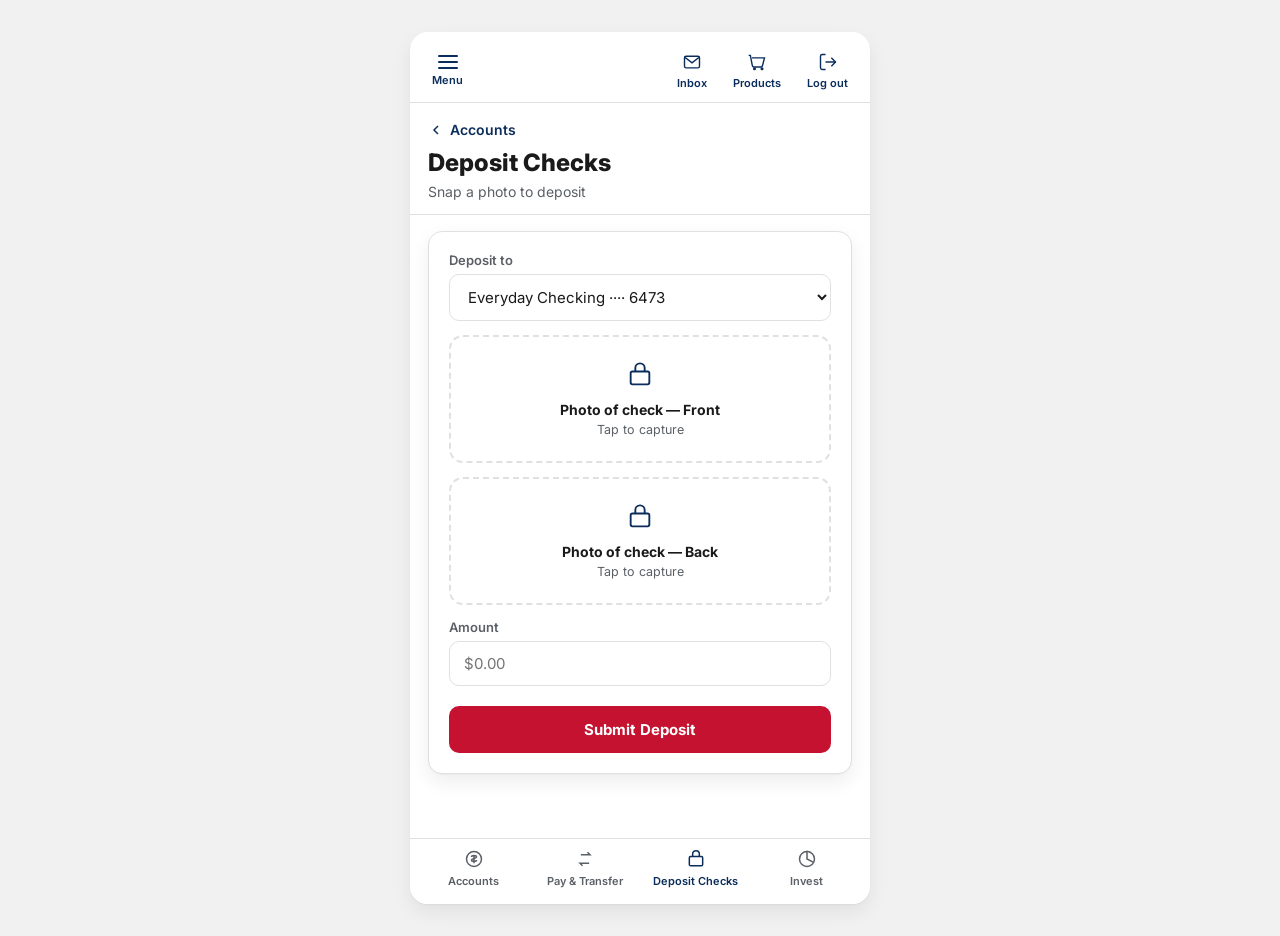
<file: deposit-checks.html>
<!DOCTYPE html>
<html lang="en">
<head>
<meta charset="UTF-8">
<meta name="viewport" content="width=device-width, initial-scale=1.0">
<title>Meridian — Deposit Checks</title>
<link rel="preconnect" href="https://fonts.googleapis.com">
<link rel="preconnect" href="https://fonts.gstatic.com" crossorigin>
<link href="https://fonts.googleapis.com/css2?family=Inter:wght@400;500;600;700;800&display=swap" rel="stylesheet">
<link rel="stylesheet" href="styles.css">
</head>
<body>
<div class="phone">
  <div class="topbar">
    <a class="menu-btn" href="menu.html" aria-label="Menu">
      <div class="bars"><span></span><span></span><span></span></div>
      Menu
    </a>
    <div class="icon-row">
      <a class="icon-btn" href="inbox.html" aria-label="Inbox">
        <svg width="20" height="20" viewBox="0 0 24 24" fill="none" stroke="#0B2D5C" stroke-width="1.7"><rect x="3" y="5" width="18" height="14" rx="2"/><path d="M3 6l9 7 9-7"/></svg>
        Inbox
      </a>
      <a class="icon-btn" href="products.html" aria-label="Products">
        <svg width="20" height="20" viewBox="0 0 24 24" fill="none" stroke="#0B2D5C" stroke-width="1.7"><circle cx="9" cy="20" r="1"/><circle cx="18" cy="20" r="1"/><path d="M2 4h2l2.4 12.4a2 2 0 0 0 2 1.6h8.2a2 2 0 0 0 2-1.6L21 7H6"/></svg>
        Products
      </a>
      <a class="icon-btn" href="logout.html" aria-label="Log out">
        <svg width="20" height="20" viewBox="0 0 24 24" fill="none" stroke="#0B2D5C" stroke-width="1.7"><path d="M9 21H5a2 2 0 0 1-2-2V5a2 2 0 0 1 2-2h4"/><path d="M16 17l5-5-5-5"/><path d="M21 12H9"/></svg>
        Log out
      </a>
    </div>
  </div>

  <div class="page-header">
    <a class="back-link" href="index.html">
      <svg width="16" height="16" viewBox="0 0 24 24" fill="none" stroke="currentColor" stroke-width="2.2"><path d="M15 18l-6-6 6-6"/></svg>
      Accounts
    </a>
    <h1>Deposit Checks</h1>
    <p>Snap a photo to deposit</p>
  </div>

  <div class="content">
    <div class="info-card reveal">
      <div class="field">
        <label>Deposit to</label>
        <select><option>Everyday Checking ···· 6473</option></select>
      </div>
      <div class="upload-box">
        <svg width="28" height="28" viewBox="0 0 24 24" fill="none" stroke="#0B2D5C" stroke-width="1.6"><rect x="4" y="9" width="16" height="11" rx="1.5"/><path d="M8 9V6a4 4 0 0 1 8 0v3"/></svg>
        <div class="label">Photo of check — Front</div>
        <div class="sub">Tap to capture</div>
      </div>
      <div class="upload-box">
        <svg width="28" height="28" viewBox="0 0 24 24" fill="none" stroke="#0B2D5C" stroke-width="1.6"><rect x="4" y="9" width="16" height="11" rx="1.5"/><path d="M8 9V6a4 4 0 0 1 8 0v3"/></svg>
        <div class="label">Photo of check — Back</div>
        <div class="sub">Tap to capture</div>
      </div>
      <div class="field">
        <label>Amount</label>
        <input type="text" placeholder="$0.00">
      </div>
      <button class="btn-primary" type="button">Submit Deposit</button>
    </div>
  </div>

  <div class="bottom-nav">
    <a class="nav-item" href="index.html">
      <svg width="20" height="20" viewBox="0 0 24 24" fill="none" stroke="#5B6066" stroke-width="1.8"><circle cx="12" cy="12" r="9"/><path d="M12 7v10M9 9.5c0-1 1-1.8 3-1.8s3 .8 3 1.8-1 1.4-3 1.8-3 .9-3 1.9 1 1.8 3 1.8 3-.8 3-1.8"/></svg>
      Accounts
    </a>
    <a class="nav-item" href="pay-transfer.html">
      <svg width="20" height="20" viewBox="0 0 24 24" fill="none" stroke="#5B6066" stroke-width="1.8"><path d="M7 7h11l-3-3M17 17H6l3 3"/></svg>
      Pay &amp; Transfer
    </a>
    <a class="nav-item active" href="deposit-checks.html">
      <svg width="20" height="20" viewBox="0 0 24 24" fill="none" stroke="#0B2D5C" stroke-width="1.8"><rect x="4" y="9" width="16" height="11" rx="1.5"/><path d="M8 9V6a4 4 0 0 1 8 0v3"/></svg>
      Deposit Checks
    </a>
    <a class="nav-item" href="invest.html">
      <svg width="20" height="20" viewBox="0 0 24 24" fill="none" stroke="#5B6066" stroke-width="1.8"><path d="M12 2v10l8 4"/><circle cx="12" cy="12" r="9"/></svg>
      Invest
    </a>
  </div>

</div>
</body>
</html>
</file>
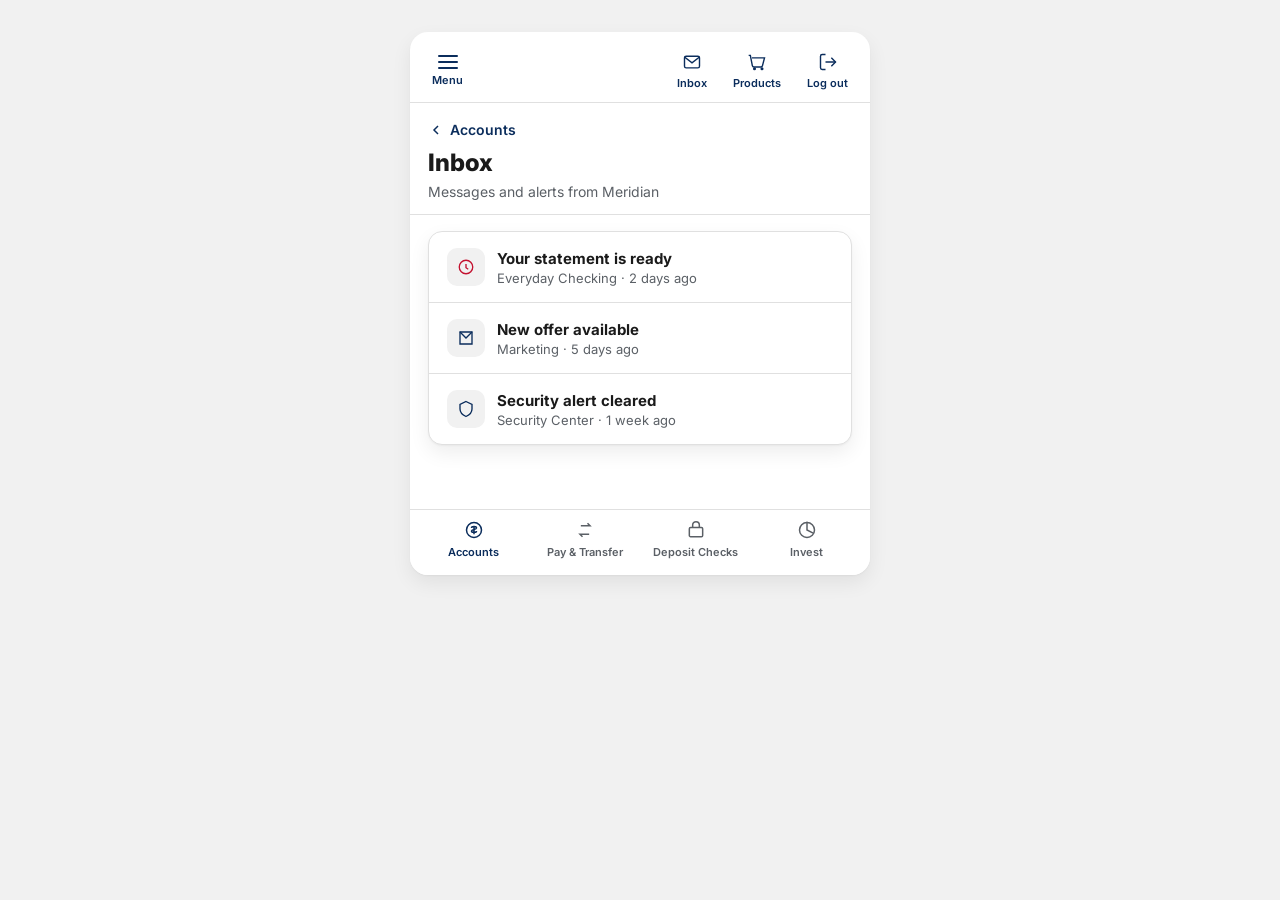
<file: inbox.html>
<!DOCTYPE html>
<html lang="en">
<head>
<meta charset="UTF-8">
<meta name="viewport" content="width=device-width, initial-scale=1.0">
<title>Meridian — Inbox</title>
<link rel="preconnect" href="https://fonts.googleapis.com">
<link rel="preconnect" href="https://fonts.gstatic.com" crossorigin>
<link href="https://fonts.googleapis.com/css2?family=Inter:wght@400;500;600;700;800&display=swap" rel="stylesheet">
<link rel="stylesheet" href="styles.css">
</head>
<body>
<div class="phone">
  <div class="topbar">
    <a class="menu-btn" href="menu.html" aria-label="Menu">
      <div class="bars"><span></span><span></span><span></span></div>
      Menu
    </a>
    <div class="icon-row">
      <a class="icon-btn" href="inbox.html" aria-label="Inbox">
        <svg width="20" height="20" viewBox="0 0 24 24" fill="none" stroke="#0B2D5C" stroke-width="1.7"><rect x="3" y="5" width="18" height="14" rx="2"/><path d="M3 6l9 7 9-7"/></svg>
        Inbox
      </a>
      <a class="icon-btn" href="products.html" aria-label="Products">
        <svg width="20" height="20" viewBox="0 0 24 24" fill="none" stroke="#0B2D5C" stroke-width="1.7"><circle cx="9" cy="20" r="1"/><circle cx="18" cy="20" r="1"/><path d="M2 4h2l2.4 12.4a2 2 0 0 0 2 1.6h8.2a2 2 0 0 0 2-1.6L21 7H6"/></svg>
        Products
      </a>
      <a class="icon-btn" href="logout.html" aria-label="Log out">
        <svg width="20" height="20" viewBox="0 0 24 24" fill="none" stroke="#0B2D5C" stroke-width="1.7"><path d="M9 21H5a2 2 0 0 1-2-2V5a2 2 0 0 1 2-2h4"/><path d="M16 17l5-5-5-5"/><path d="M21 12H9"/></svg>
        Log out
      </a>
    </div>
  </div>

  <div class="page-header">
    <a class="back-link" href="index.html">
      <svg width="16" height="16" viewBox="0 0 24 24" fill="none" stroke="currentColor" stroke-width="2.2"><path d="M15 18l-6-6 6-6"/></svg>
      Accounts
    </a>
    <h1>Inbox</h1>
    <p>Messages and alerts from Meridian</p>
  </div>

  <div class="content">
    <div class="list-card reveal">
      <div class="list-row">
        <div class="icon-wrap"><svg width="18" height="18" viewBox="0 0 24 24" fill="none" stroke="#C41230" stroke-width="1.8"><circle cx="12" cy="12" r="9"/><path d="M12 8v5l3 2"/></svg></div>
        <div class="text"><div class="title">Your statement is ready</div><div class="sub">Everyday Checking · 2 days ago</div></div>
      </div>
      <div class="list-row">
        <div class="icon-wrap"><svg width="18" height="18" viewBox="0 0 24 24" fill="none" stroke="#0B2D5C" stroke-width="1.8"><path d="M4 4h16v16H4z"/><path d="M4 4l8 8 8-8"/></svg></div>
        <div class="text"><div class="title">New offer available</div><div class="sub">Marketing · 5 days ago</div></div>
      </div>
      <div class="list-row">
        <div class="icon-wrap"><svg width="18" height="18" viewBox="0 0 24 24" fill="none" stroke="#0B2D5C" stroke-width="1.8"><path d="M12 2l8 4v6c0 5-3.5 8-8 10-4.5-2-8-5-8-10V6l8-4z"/></svg></div>
        <div class="text"><div class="title">Security alert cleared</div><div class="sub">Security Center · 1 week ago</div></div>
      </div>
    </div>
  </div>

  <div class="bottom-nav">
    <a class="nav-item active" href="index.html">
      <svg width="20" height="20" viewBox="0 0 24 24" fill="none" stroke="#0B2D5C" stroke-width="1.8"><circle cx="12" cy="12" r="9"/><path d="M12 7v10M9 9.5c0-1 1-1.8 3-1.8s3 .8 3 1.8-1 1.4-3 1.8-3 .9-3 1.9 1 1.8 3 1.8 3-.8 3-1.8"/></svg>
      Accounts
    </a>
    <a class="nav-item" href="pay-transfer.html">
      <svg width="20" height="20" viewBox="0 0 24 24" fill="none" stroke="#5B6066" stroke-width="1.8"><path d="M7 7h11l-3-3M17 17H6l3 3"/></svg>
      Pay &amp; Transfer
    </a>
    <a class="nav-item" href="deposit-checks.html">
      <svg width="20" height="20" viewBox="0 0 24 24" fill="none" stroke="#5B6066" stroke-width="1.8"><rect x="4" y="9" width="16" height="11" rx="1.5"/><path d="M8 9V6a4 4 0 0 1 8 0v3"/></svg>
      Deposit Checks
    </a>
    <a class="nav-item" href="invest.html">
      <svg width="20" height="20" viewBox="0 0 24 24" fill="none" stroke="#5B6066" stroke-width="1.8"><path d="M12 2v10l8 4"/><circle cx="12" cy="12" r="9"/></svg>
      Invest
    </a>
  </div>

</div>
</body>
</html>
</file>
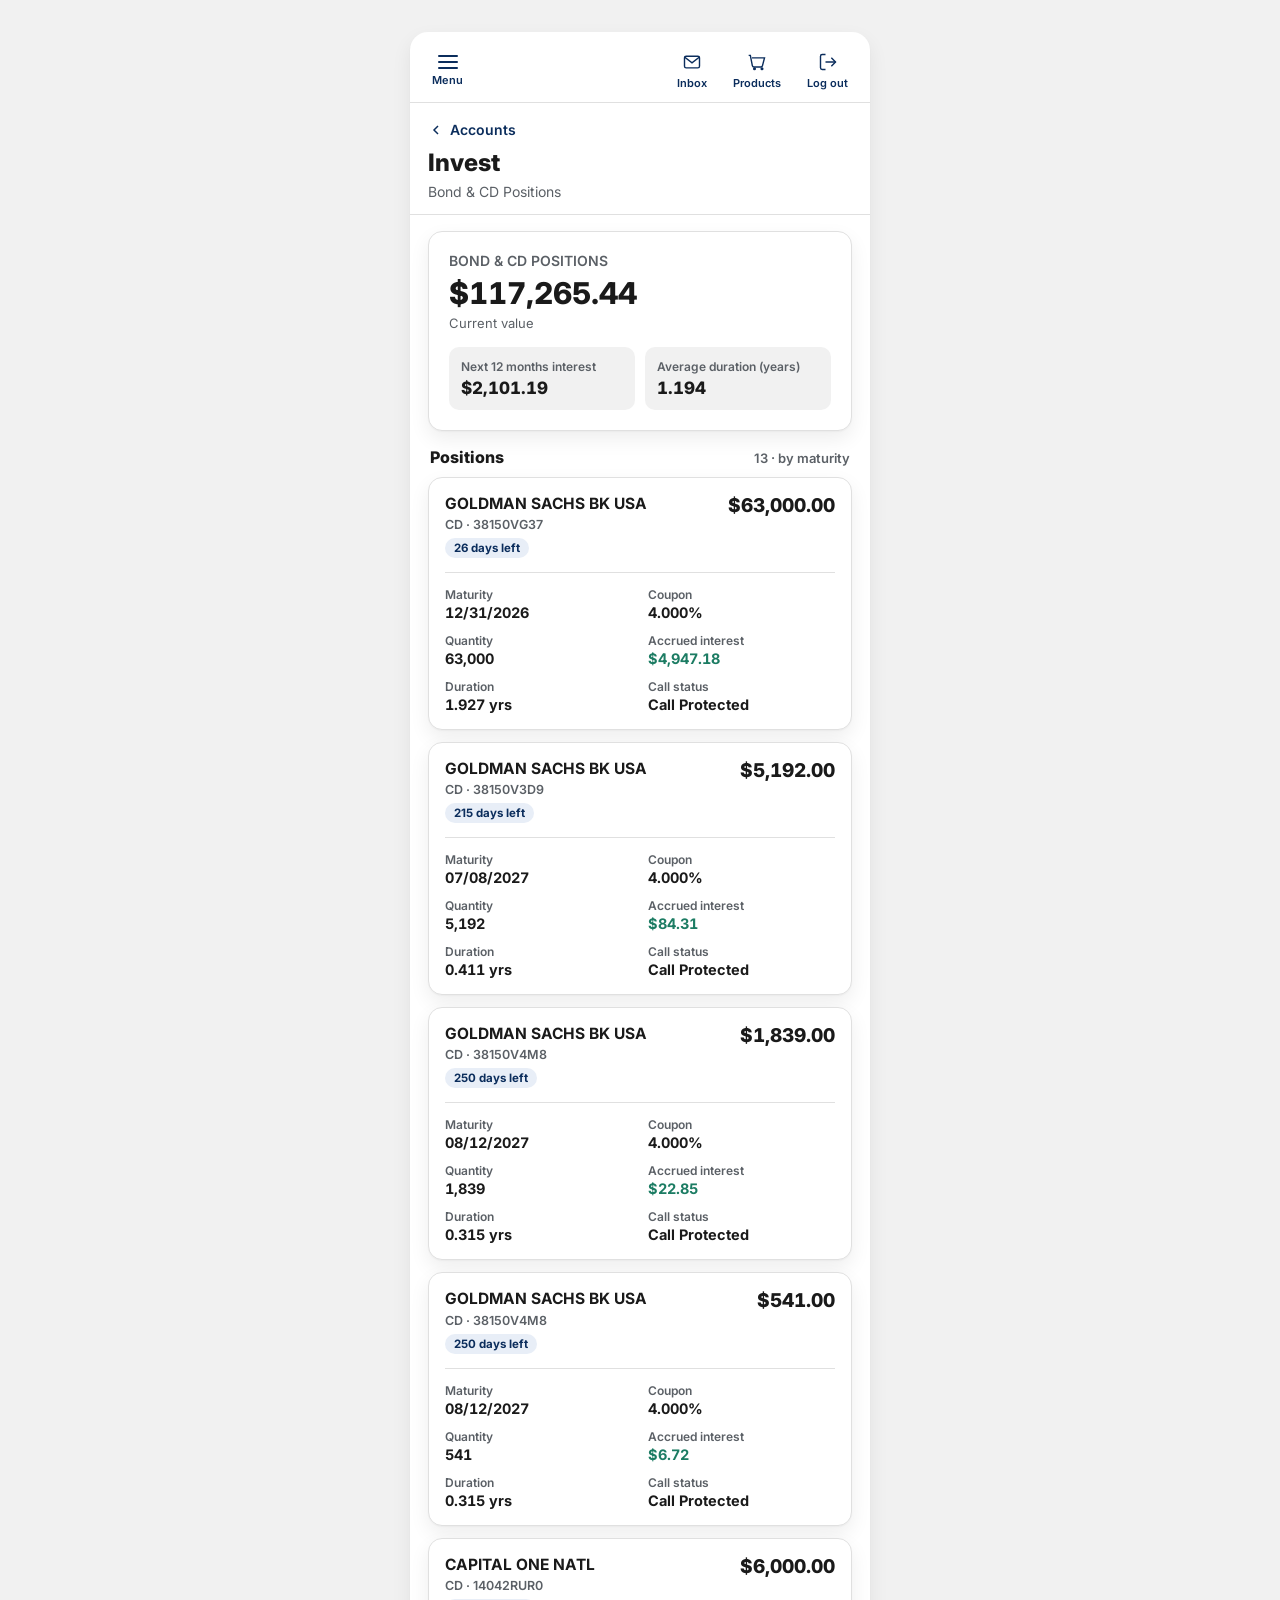
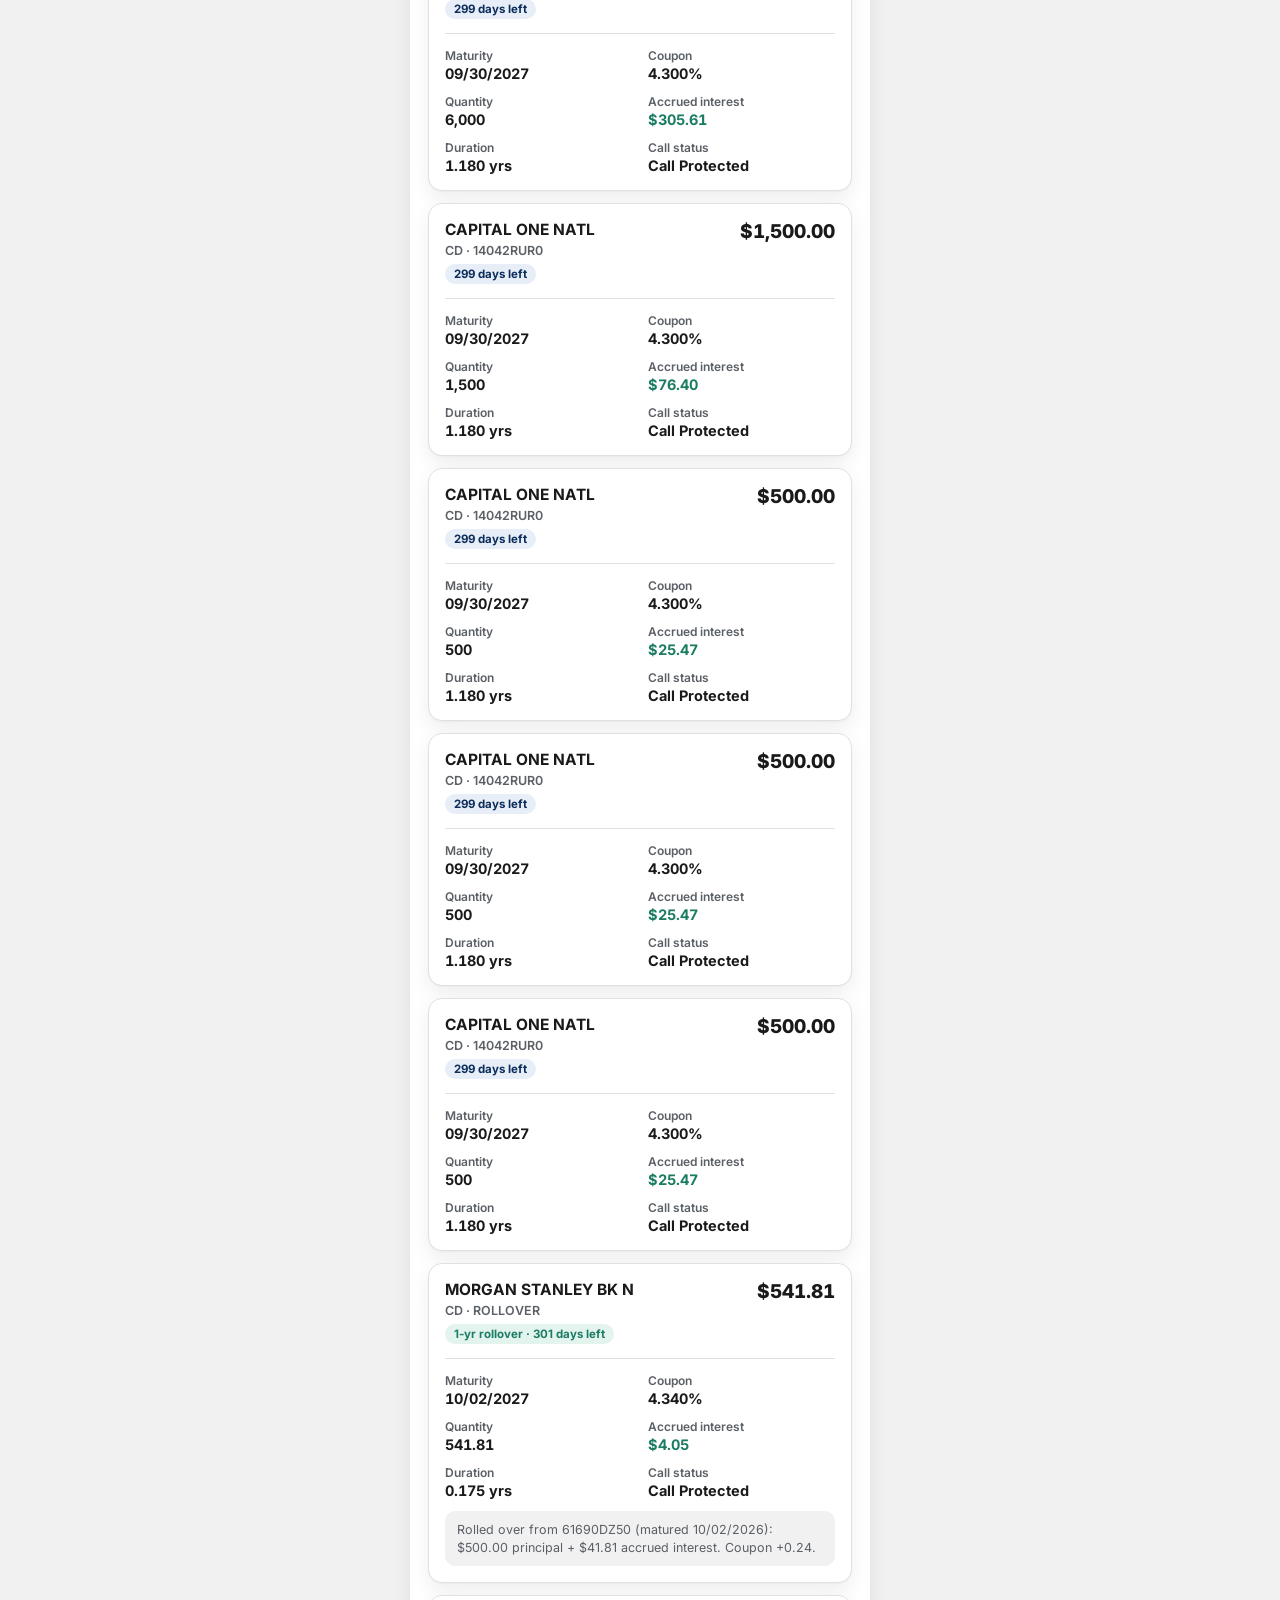
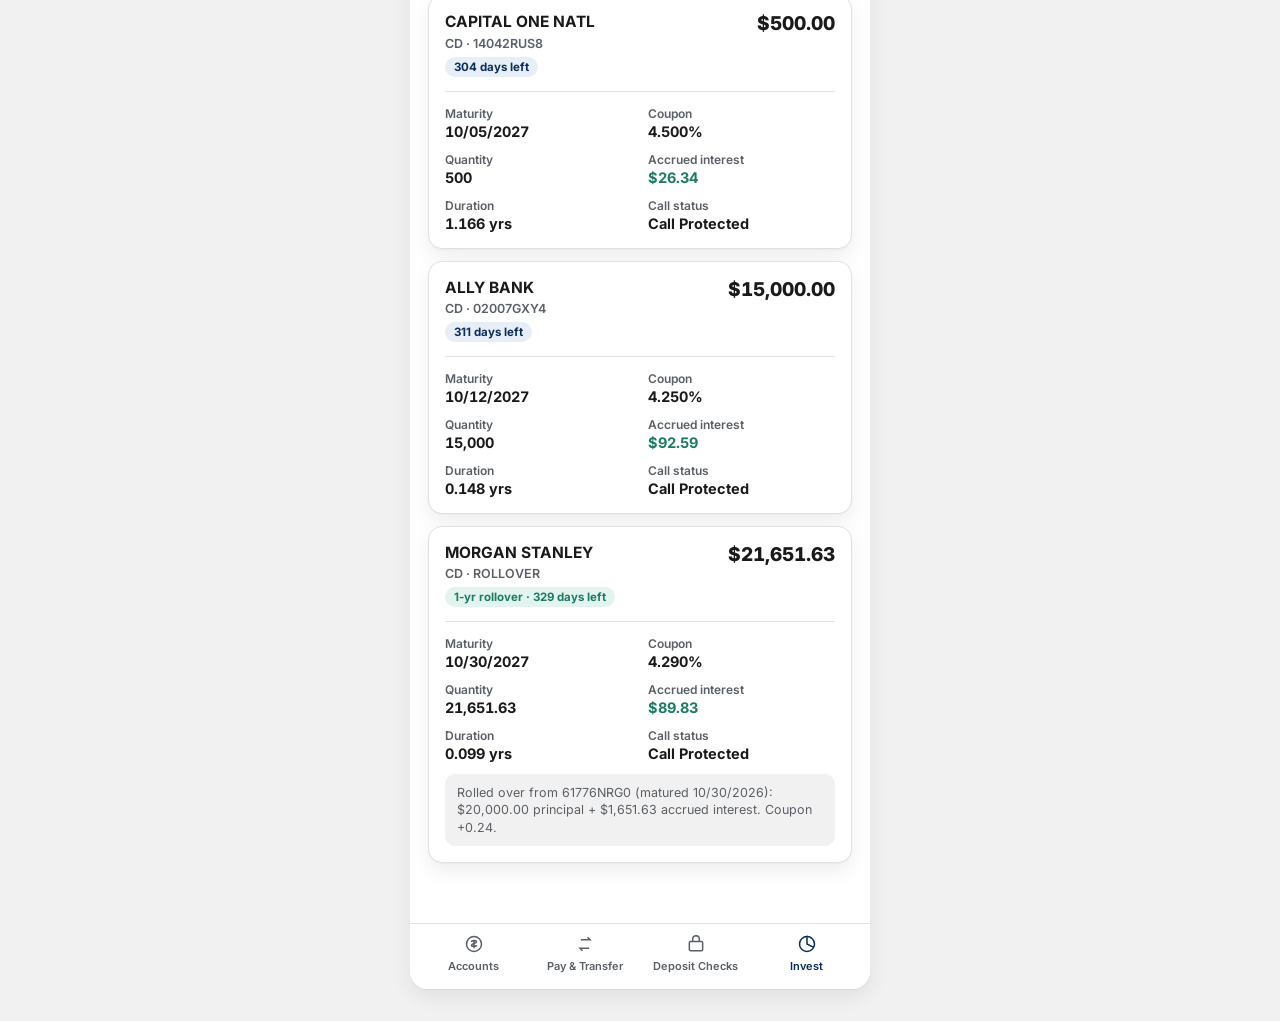
<file: invest.html>
<!DOCTYPE html>
<html lang="en">
<head>
<meta charset="UTF-8">
<meta name="viewport" content="width=device-width, initial-scale=1.0">
<title>Meridian — Invest</title>
<link rel="preconnect" href="https://fonts.googleapis.com">
<link rel="preconnect" href="https://fonts.gstatic.com" crossorigin>
<link href="https://fonts.googleapis.com/css2?family=Inter:wght@400;500;600;700;800&display=swap" rel="stylesheet">
<link rel="stylesheet" href="styles.css">
<style>
.invest-total h3{ margin:0 0 4px; font-size:14px; color:var(--gray); font-weight:600; }
.invest-total .net-amount{ margin:6px 0 4px; }
.invest-total .sub{ font-size:13px; color:var(--gray); }
.summary-calculations{ display:grid; grid-template-columns:1fr 1fr; gap:10px; margin-top:16px; }
.summary-tile{ background:var(--bg); border-radius:10px; padding:12px; display:flex; flex-direction:column; gap:4px; }
.summary-title{ font-size:12px; color:var(--gray); font-weight:600; }
.summary-value{ font-size:17px; font-weight:800; color:var(--ink); font-variant-numeric:tabular-nums; }
.section-label{ display:flex; justify-content:space-between; align-items:baseline; margin:4px 2px 10px; font-size:13px; font-weight:600; color:var(--gray); }
.section-label strong{ font-size:16px; color:var(--ink); font-weight:800; }
.pos-card{ background:var(--white); border:1px solid var(--line); border-radius:var(--radius); box-shadow:var(--shadow); padding:16px; margin-bottom:12px; }
.pos-head{ display:flex; justify-content:space-between; align-items:flex-start; gap:12px; }
.pos-name{ font-size:15.5px; font-weight:700; line-height:1.3; color:var(--ink); }
.pos-sub{ font-size:12.5px; color:var(--gray); font-weight:600; margin-top:3px; }
.pos-value{ font-size:19px; font-weight:800; white-space:nowrap; text-align:right; font-variant-numeric:tabular-nums; }
.pos-chip{ display:inline-block; margin-top:6px; padding:3px 9px; border-radius:20px; font-size:11.5px; font-weight:700; background:#E8EEF7; color:var(--blue); }
.pos-chip.matured{ background:#FBE9EC; color:var(--red); }
.pos-chip.new{ background:#E3F3EE; color:#1C7C63; }
.pos-note{ margin-top:12px; padding:10px 12px; border-radius:10px; background:var(--bg); font-size:12.5px; color:var(--gray); line-height:1.4; }
.pos-grid{ display:grid; grid-template-columns:1fr 1fr; gap:12px 16px; margin-top:14px; padding-top:14px; border-top:1px solid var(--line); }
.pos-grid .k{ display:block; font-size:12px; color:var(--gray); font-weight:600; }
.pos-grid .v{ display:block; font-size:14.5px; font-weight:700; margin-top:2px; font-variant-numeric:tabular-nums; }
.pos-grid .v.credit{ color:#1C7C63; }
</style>
</head>
<body>
<div class="phone">
  <div class="topbar">
    <a class="menu-btn" href="menu.html" aria-label="Menu">
      <div class="bars"><span></span><span></span><span></span></div>
      Menu
    </a>
    <div class="icon-row">
      <a class="icon-btn" href="inbox.html" aria-label="Inbox">
        <svg width="20" height="20" viewBox="0 0 24 24" fill="none" stroke="#0B2D5C" stroke-width="1.7"><rect x="3" y="5" width="18" height="14" rx="2"/><path d="M3 6l9 7 9-7"/></svg>
        Inbox
      </a>
      <a class="icon-btn" href="products.html" aria-label="Products">
        <svg width="20" height="20" viewBox="0 0 24 24" fill="none" stroke="#0B2D5C" stroke-width="1.7"><circle cx="9" cy="20" r="1"/><circle cx="18" cy="20" r="1"/><path d="M2 4h2l2.4 12.4a2 2 0 0 0 2 1.6h8.2a2 2 0 0 0 2-1.6L21 7H6"/></svg>
        Products
      </a>
      <a class="icon-btn" href="logout.html" aria-label="Log out">
        <svg width="20" height="20" viewBox="0 0 24 24" fill="none" stroke="#0B2D5C" stroke-width="1.7"><path d="M9 21H5a2 2 0 0 1-2-2V5a2 2 0 0 1 2-2h4"/><path d="M16 17l5-5-5-5"/><path d="M21 12H9"/></svg>
        Log out
      </a>
    </div>
  </div>

  <div class="page-header">
    <a class="back-link" href="index.html">
      <svg width="16" height="16" viewBox="0 0 24 24" fill="none" stroke="currentColor" stroke-width="2.2"><path d="M15 18l-6-6 6-6"/></svg>
      Accounts
    </a>
    <h1>Invest</h1>
    <p>Bond &amp; CD Positions</p>
  </div>

  <div class="content">
    <div class="dash-card invest-total reveal">
      <h3>BOND &amp; CD POSITIONS</h3>
      <div class="net-amount" id="sum-value">$0.00</div>
      <div class="sub">Current value</div>
      <div class="summary-calculations">
        <div class="summary-tile"><span class="summary-title">Next 12 months interest</span><span class="summary-value" id="sum-interest">$0.00</span></div>
        <div class="summary-tile"><span class="summary-title">Average duration (years)</span><span class="summary-value" id="sum-duration">0.000</span></div>
      </div>
    </div>

    <div class="section-label reveal"><strong>Positions</strong><span><span id="sum-count">0</span> &middot; by maturity</span></div>
    <div id="positions-list"></div>
  </div>

  <div class="bottom-nav">
    <a class="nav-item" href="index.html">
      <svg width="20" height="20" viewBox="0 0 24 24" fill="none" stroke="#5B6066" stroke-width="1.8"><circle cx="12" cy="12" r="9"/><path d="M12 7v10M9 9.5c0-1 1-1.8 3-1.8s3 .8 3 1.8-1 1.4-3 1.8-3 .9-3 1.9 1 1.8 3 1.8 3-.8 3-1.8"/></svg>
      Accounts
    </a>
    <a class="nav-item" href="pay-transfer.html">
      <svg width="20" height="20" viewBox="0 0 24 24" fill="none" stroke="#5B6066" stroke-width="1.8"><path d="M7 7h11l-3-3M17 17H6l3 3"/></svg>
      Pay &amp; Transfer
    </a>
    <a class="nav-item" href="deposit-checks.html">
      <svg width="20" height="20" viewBox="0 0 24 24" fill="none" stroke="#5B6066" stroke-width="1.8"><rect x="4" y="9" width="16" height="11" rx="1.5"/><path d="M8 9V6a4 4 0 0 1 8 0v3"/></svg>
      Deposit Checks
    </a>
    <a class="nav-item active" href="invest.html">
      <svg width="20" height="20" viewBox="0 0 24 24" fill="none" stroke="#0B2D5C" stroke-width="1.8"><path d="M12 2v10l8 4"/><circle cx="12" cy="12" r="9"/></svg>
      Invest
    </a>
  </div>

</div>
<script>
(function () {
  const MS_PER_DAY = 24 * 60 * 60 * 1000;

  const POSITIONS = [
      {description: "MORGAN STANLEY BK N 4.10000% 10/02/2026", account: "Individual - Z07950813", tag: "HYPO", cusip: "61690DZ50", assetClass: "CD", quantity: 500, coupon: 4.100, maturity: "10/02/2026", callStatus: "Call Protected", currentValue: 500},
      {description: "MORGAN STANLEY 4.05000% 10/30/2026", account: "Individual - Z07950813", tag: "HYPO", cusip: "61776NRG0", assetClass: "CD", quantity: 20000, coupon: 4.050, maturity: "10/30/2026", callStatus: "Call Protected", currentValue: 20000},
      {description: "GOLDMAN SACHS BK USA 4.00000% 12/31/2026", account: "Individual - Z07950813", tag: "HYPO", cusip: "38150VG37", assetClass: "CD", quantity: 63000, coupon: 4.000, maturity: "12/31/2026", callStatus: "Call Protected", currentValue: 63000},
      {description: "GOLDMAN SACHS BK USA 4.00000% 07/08/2027", account: "Individual - Z07950813", tag: "HYPO", cusip: "38150V3D9", assetClass: "CD", quantity: 5192, coupon: 4.000, maturity: "07/08/2027", callStatus: "Call Protected", currentValue: 5192},
      {description: "GOLDMAN SACHS BK USA 4.00000% 08/12/2027", account: "Individual - Z07950813", tag: "HYPO", cusip: "38150V4M8", assetClass: "CD", quantity: 1839, coupon: 4.000, maturity: "08/12/2027", callStatus: "Call Protected", currentValue: 1839},
      {description: "GOLDMAN SACHS BK USA 4.00000% 08/12/2027", account: "Individual - Z07950813", tag: "HYPO", cusip: "38150V4M8", assetClass: "CD", quantity: 541, coupon: 4.000, maturity: "08/12/2027", callStatus: "Call Protected", currentValue: 541},
      {description: "CAPITAL ONE NATL 4.30000% 09/30/2027", account: "Individual - Z07950813", tag: "HYPO", cusip: "14042RUR0", assetClass: "CD", quantity: 6000, coupon: 4.300, maturity: "09/30/2027", callStatus: "Call Protected", currentValue: 6000},
      {description: "CAPITAL ONE NATL 4.30000% 09/30/2027", account: "Individual - Z07950813", tag: "HYPO", cusip: "14042RUR0", assetClass: "CD", quantity: 1500, coupon: 4.300, maturity: "09/30/2027", callStatus: "Call Protected", currentValue: 1500},
      {description: "CAPITAL ONE NATL 4.30000% 09/30/2027", account: "Individual - Z07950813", tag: "HYPO", cusip: "14042RUR0", assetClass: "CD", quantity: 500, coupon: 4.300, maturity: "09/30/2027", callStatus: "Call Protected", currentValue: 500},
      {description: "CAPITAL ONE NATL 4.30000% 09/30/2027", account: "Individual - Z07950813", tag: "HYPO", cusip: "14042RUR0", assetClass: "CD", quantity: 500, coupon: 4.300, maturity: "09/30/2027", callStatus: "Call Protected", currentValue: 500},
      {description: "CAPITAL ONE NATL 4.30000% 09/30/2027", account: "Individual - Z07950813", tag: "HYPO", cusip: "14042RUR0", assetClass: "CD", quantity: 500, coupon: 4.300, maturity: "09/30/2027", callStatus: "Call Protected", currentValue: 500},
      {description: "CAPITAL ONE NATL 4.50000% 10/05/2027", account: "Individual - Z07950813", tag: "HYPO", cusip: "14042RUS8", assetClass: "CD", quantity: 500, coupon: 4.500, maturity: "10/05/2027", callStatus: "Call Protected", currentValue: 500},
      {description: "ALLY BANK 4.25000% 10/12/2027", account: "Individual - Z07950813", tag: "HYPO", cusip: "02007GXY4", assetClass: "CD", quantity: 15000, coupon: 4.250, maturity: "10/12/2027", callStatus: "Call Protected", currentValue: 15000, termYears: 1},
  ];

  function parseMaturityDate(value) {
    const parts = value.trim().split("/");
    if (parts.length !== 3) return null;
    const month = Number(parts[0]) - 1;
    const day = Number(parts[1]);
    const year = Number(parts[2]);
    if (!Number.isFinite(month) || !Number.isFinite(day) || !Number.isFinite(year)) return null;
    const date = new Date(year, month, day);
    return Number.isNaN(date.getTime()) ? null : date;
  }

  function formatCurrency(value) {
    return "$" + value.toLocaleString("en-US", {minimumFractionDigits: 2, maximumFractionDigits: 2});
  }

  function formatNumber(value) {
    return value.toLocaleString("en-US", {minimumFractionDigits: 2, maximumFractionDigits: 2});
  }

  function formatYears(value) {
    return value.toFixed(3);
  }

  function getTodayDate() {
    const date = new Date();
    date.setHours(0, 0, 0, 0);
    return date;
  }

  function getPositionStartDate(maturityDate, cusip) {
    const startDate = new Date(maturityDate.getTime());
    const isOneYearRollover = cusip === "38150V3D9" ||
      (cusip === "38150V4M8" && maturityDate.getFullYear() === 2027);
    const yearsBack = isOneYearRollover ? 1 : 2;
    startDate.setFullYear(startDate.getFullYear() - yearsBack);
    return startDate;
  }

  function calculateAccruedInterest(quantity, couponRate, durationYears) {
    if (!Number.isFinite(quantity) || !Number.isFinite(couponRate) || !Number.isFinite(durationYears)) {
      return 0;
    }
    const years = Math.max(0, durationYears);
    const rate = couponRate / 100;
    return quantity * (Math.pow(1 + rate, years) - 1);
  }

  function calculateNext12MonthsInterest(quantity, couponRate, maturityDate, today) {
    if (today >= maturityDate) return 0;
    const oneYearAhead = new Date(today.getTime());
    oneYearAhead.setFullYear(oneYearAhead.getFullYear() + 1);
    const endDate = maturityDate < oneYearAhead ? maturityDate : oneYearAhead;
    const yearsInWindow = Math.max(0, (endDate - today) / MS_PER_DAY / 365.25);
    return quantity * (couponRate / 100) * yearsInWindow;
  }

  function formatRemaining(maturityDate, today) {
    const days = Math.round((maturityDate - today) / MS_PER_DAY);
    if (days <= 0) return "Matured";
    return days + (days === 1 ? " day left" : " days left");
  }

  const ROLLOVER_COUPON_BUMP = 0.24;

  function formatDate(date) {
    const mm = String(date.getMonth() + 1).padStart(2, "0");
    const dd = String(date.getDate()).padStart(2, "0");
    return mm + "/" + dd + "/" + date.getFullYear();
  }

  function formatQuantity(value) {
    return value.toLocaleString("en-US", {maximumFractionDigits: 2});
  }

  // A matured position rolls its principal plus full-term accrued interest into a new
  // 1-year position whose coupon is 0.24 higher.
  function buildRollover(p, maturityDate, accrued) {
    const newMaturity = new Date(maturityDate.getTime());
    newMaturity.setFullYear(newMaturity.getFullYear() + 1);
    const quantity = Math.round((p.quantity + accrued) * 100) / 100;
    const coupon = Math.round((p.coupon + ROLLOVER_COUPON_BUMP) * 1000) / 1000;
    const bank = p.description.replace(/\s+\d+\.\d+%\s+\d\d\/\d\d\/\d{4}$/, "");
    return {
      description: bank + " " + coupon.toFixed(5) + "% " + formatDate(newMaturity),
      account: p.account, tag: p.tag, cusip: "ROLLOVER", assetClass: p.assetClass,
      quantity: quantity, coupon: coupon, maturity: formatDate(newMaturity),
      callStatus: p.callStatus, currentValue: quantity,
      startDate: new Date(maturityDate.getTime()),
      rolledFrom: p.cusip
    };
  }

  function analyze(p, today) {
    const maturityDate = parseMaturityDate(p.maturity);
    if (!maturityDate) return null;
    let startDate = p.startDate;
    if (!startDate && p.termYears) {
      startDate = new Date(maturityDate.getTime());
      startDate.setFullYear(startDate.getFullYear() - p.termYears);
    }
    if (!startDate) startDate = getPositionStartDate(maturityDate, p.cusip);
    const elapsedYears = Math.max(0, (today - startDate) / MS_PER_DAY / 365.25);
    const maxYears = Math.max(0, (maturityDate - startDate) / MS_PER_DAY / 365.25);
    const durationYears = Math.min(elapsedYears, maxYears);
    return {
      maturityDate: maturityDate,
      durationYears: durationYears,
      accrued: calculateAccruedInterest(p.quantity, p.coupon, durationYears),
      next12: calculateNext12MonthsInterest(p.quantity, p.coupon, maturityDate, today),
      remaining: formatRemaining(maturityDate, today)
    };
  }

  function positionCard(p, a, opts) {
    const name = p.description.replace(/\s+\d+\.\d+%\s+\d\d\/\d\d\/\d{4}$/, "");
    const chipClass = a.remaining === "Matured" ? " matured" : (opts.isNew ? " new" : "");
    const chipText = opts.isNew ? "1-yr rollover &middot; " + a.remaining : a.remaining;
    const r = opts.isNew;
    const note = r
      ? '<div class="pos-note">Rolled over from ' + r.cusip + ' (matured ' + r.maturity + '): ' + formatCurrency(r.quantity) +
        ' principal + ' + formatCurrency(r.accrued) + ' accrued interest. Coupon +' + ROLLOVER_COUPON_BUMP.toFixed(2) + '.</div>'
      : '';
    return '<div class="pos-card reveal">' +
        '<div class="pos-head">' +
          '<div>' +
            '<div class="pos-name">' + name + '</div>' +
            '<div class="pos-sub">' + p.assetClass + ' &middot; ' + p.cusip + '</div>' +
            '<span class="pos-chip' + chipClass + '">' + chipText + '</span>' +
          '</div>' +
          '<div class="pos-value">' + formatCurrency(p.currentValue) + '</div>' +
        '</div>' +
        '<div class="pos-grid">' +
          '<div><span class="k">Maturity</span><span class="v">' + p.maturity + '</span></div>' +
          '<div><span class="k">Coupon</span><span class="v">' + p.coupon.toFixed(3) + '%</span></div>' +
          '<div><span class="k">Quantity</span><span class="v">' + formatQuantity(p.quantity) + '</span></div>' +
          '<div><span class="k">Accrued interest</span><span class="v credit">' + formatCurrency(a.accrued) + '</span></div>' +
          '<div><span class="k">Duration</span><span class="v">' + formatYears(a.durationYears) + ' yrs</span></div>' +
          '<div><span class="k">Call status</span><span class="v">' + p.callStatus + '</span></div>' +
        '</div>' +
        note +
      '</div>';
  }

  function render() {
    const today = getTodayDate();
    let totalPar = 0, totalValue = 0, totalInterest = 0, durationWeighted = 0, activeCount = 0;
    const entries = [];

    POSITIONS.forEach(function (p) {
      const a = analyze(p, today);
      if (!a) return;

      if (a.remaining === "Matured") {
        const rolled = buildRollover(p, a.maturityDate, a.accrued);
        entries.push({p: rolled, a: analyze(rolled, today),
          opts: {isNew: {cusip: p.cusip, maturity: p.maturity, quantity: p.quantity, accrued: a.accrued}}});
      } else {
        entries.push({p: p, a: a, opts: {}});
      }
    });

    entries.sort(function (x, y) { return x.a.maturityDate - y.a.maturityDate; });

    let html = "";
    entries.forEach(function (e) {
      totalPar += e.p.quantity;
      totalValue += e.p.currentValue;
      totalInterest += e.a.next12;
      durationWeighted += e.a.durationYears * e.p.quantity;
      activeCount++;
      html += positionCard(e.p, e.a, e.opts);
    });

    document.getElementById("positions-list").innerHTML = html;
    document.getElementById("sum-value").textContent = formatCurrency(totalValue);
    document.getElementById("sum-count").textContent = activeCount;
    document.getElementById("sum-interest").textContent = formatCurrency(totalInterest);
    document.getElementById("sum-duration").textContent = formatYears(totalPar > 0 ? durationWeighted / totalPar : 0);
  }

  function scheduleDailyRefresh() {
    const now = new Date();
    const nextMidnight = new Date(now.getFullYear(), now.getMonth(), now.getDate() + 1);
    const delay = Math.max(1000, nextMidnight.getTime() - now.getTime());
    setTimeout(function () {
      render();
      setInterval(render, MS_PER_DAY);
    }, delay);
  }

  render();
  scheduleDailyRefresh();
})();
</script>
</body>
</html>
</file>
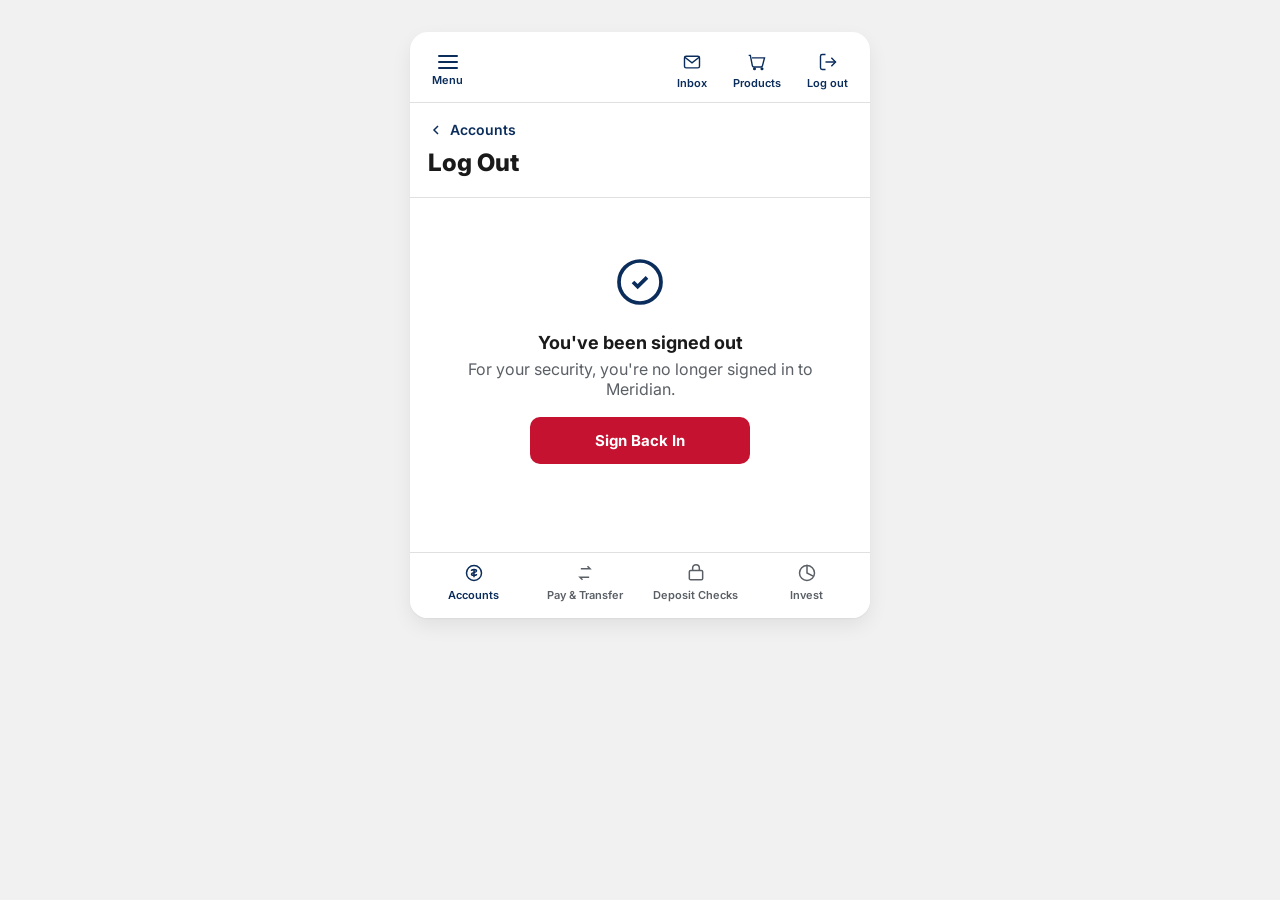
<file: logout.html>
<!DOCTYPE html>
<html lang="en">
<head>
<meta charset="UTF-8">
<meta name="viewport" content="width=device-width, initial-scale=1.0">
<title>Meridian — Signed Out</title>
<link rel="preconnect" href="https://fonts.googleapis.com">
<link rel="preconnect" href="https://fonts.gstatic.com" crossorigin>
<link href="https://fonts.googleapis.com/css2?family=Inter:wght@400;500;600;700;800&display=swap" rel="stylesheet">
<link rel="stylesheet" href="styles.css">
</head>
<body>
<div class="phone">
  <div class="topbar">
    <a class="menu-btn" href="menu.html" aria-label="Menu">
      <div class="bars"><span></span><span></span><span></span></div>
      Menu
    </a>
    <div class="icon-row">
      <a class="icon-btn" href="inbox.html" aria-label="Inbox">
        <svg width="20" height="20" viewBox="0 0 24 24" fill="none" stroke="#0B2D5C" stroke-width="1.7"><rect x="3" y="5" width="18" height="14" rx="2"/><path d="M3 6l9 7 9-7"/></svg>
        Inbox
      </a>
      <a class="icon-btn" href="products.html" aria-label="Products">
        <svg width="20" height="20" viewBox="0 0 24 24" fill="none" stroke="#0B2D5C" stroke-width="1.7"><circle cx="9" cy="20" r="1"/><circle cx="18" cy="20" r="1"/><path d="M2 4h2l2.4 12.4a2 2 0 0 0 2 1.6h8.2a2 2 0 0 0 2-1.6L21 7H6"/></svg>
        Products
      </a>
      <a class="icon-btn" href="logout.html" aria-label="Log out">
        <svg width="20" height="20" viewBox="0 0 24 24" fill="none" stroke="#0B2D5C" stroke-width="1.7"><path d="M9 21H5a2 2 0 0 1-2-2V5a2 2 0 0 1 2-2h4"/><path d="M16 17l5-5-5-5"/><path d="M21 12H9"/></svg>
        Log out
      </a>
    </div>
  </div>

  <div class="page-header">
    <a class="back-link" href="index.html">
      <svg width="16" height="16" viewBox="0 0 24 24" fill="none" stroke="currentColor" stroke-width="2.2"><path d="M15 18l-6-6 6-6"/></svg>
      Accounts
    </a>
    <h1>Log Out</h1>
    <p></p>
  </div>

  <div class="content">
    <div class="empty-state reveal">
      <svg width="56" height="56" viewBox="0 0 24 24" fill="none" stroke="#0B2D5C" stroke-width="1.6"><circle cx="12" cy="12" r="9"/><path d="M9 12l2 2 4-4"/></svg>
      <h3 style="color:var(--ink); font-size:18px; margin:4px 0 6px;">You've been signed out</h3>
      <p style="margin:0 0 18px;">For your security, you're no longer signed in to Meridian.</p>
      <a class="btn-primary" href="index.html" style="display:flex; max-width:220px; margin:0 auto;">Sign Back In</a>
    </div>
  </div>

  <div class="bottom-nav">
    <a class="nav-item active" href="index.html">
      <svg width="20" height="20" viewBox="0 0 24 24" fill="none" stroke="#0B2D5C" stroke-width="1.8"><circle cx="12" cy="12" r="9"/><path d="M12 7v10M9 9.5c0-1 1-1.8 3-1.8s3 .8 3 1.8-1 1.4-3 1.8-3 .9-3 1.9 1 1.8 3 1.8 3-.8 3-1.8"/></svg>
      Accounts
    </a>
    <a class="nav-item" href="pay-transfer.html">
      <svg width="20" height="20" viewBox="0 0 24 24" fill="none" stroke="#5B6066" stroke-width="1.8"><path d="M7 7h11l-3-3M17 17H6l3 3"/></svg>
      Pay &amp; Transfer
    </a>
    <a class="nav-item" href="deposit-checks.html">
      <svg width="20" height="20" viewBox="0 0 24 24" fill="none" stroke="#5B6066" stroke-width="1.8"><rect x="4" y="9" width="16" height="11" rx="1.5"/><path d="M8 9V6a4 4 0 0 1 8 0v3"/></svg>
      Deposit Checks
    </a>
    <a class="nav-item" href="invest.html">
      <svg width="20" height="20" viewBox="0 0 24 24" fill="none" stroke="#5B6066" stroke-width="1.8"><path d="M12 2v10l8 4"/><circle cx="12" cy="12" r="9"/></svg>
      Invest
    </a>
  </div>

</div>
</body>
</html>
</file>
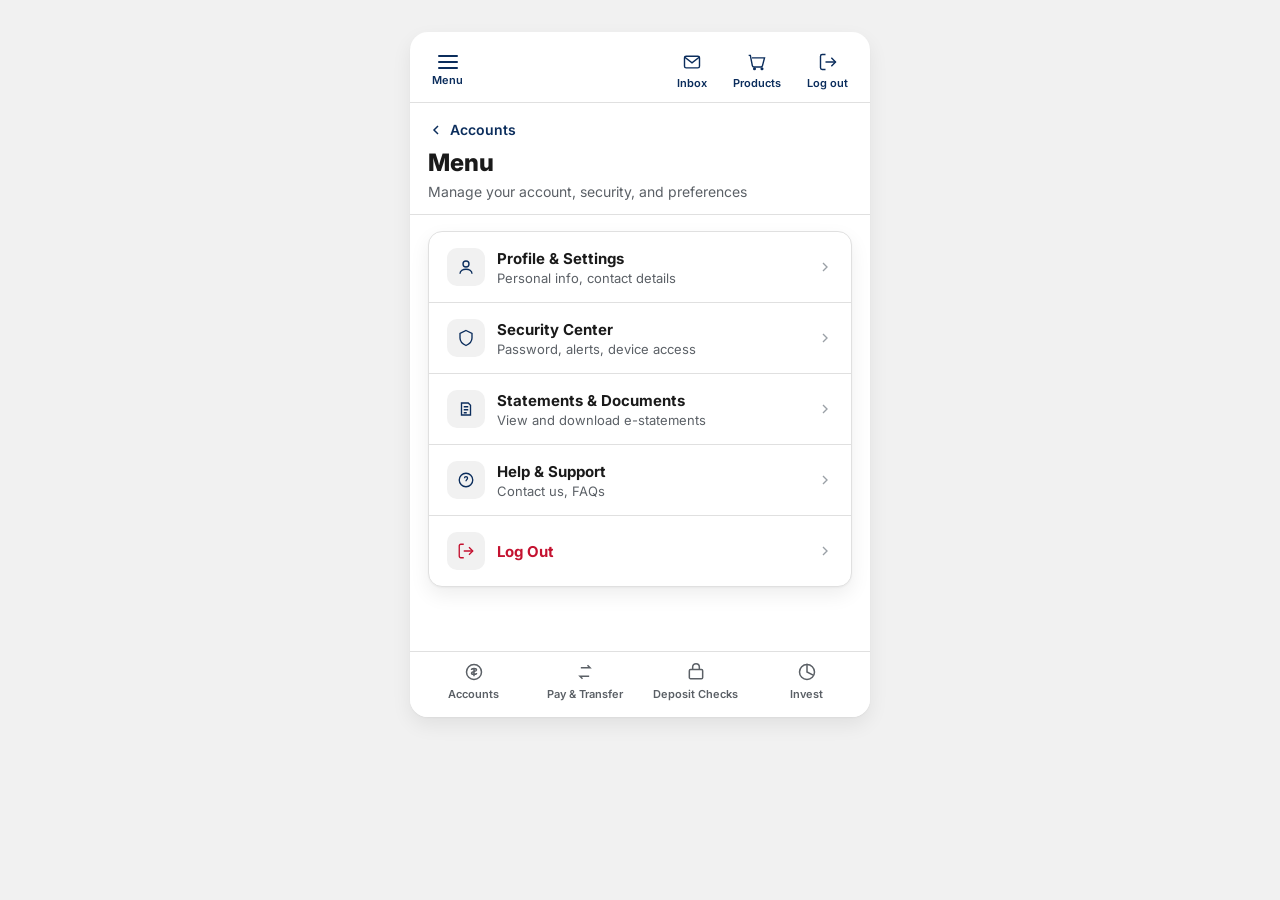
<file: menu.html>
<!DOCTYPE html>
<html lang="en">
<head>
<meta charset="UTF-8">
<meta name="viewport" content="width=device-width, initial-scale=1.0">
<title>Meridian — Menu</title>
<link rel="preconnect" href="https://fonts.googleapis.com">
<link rel="preconnect" href="https://fonts.gstatic.com" crossorigin>
<link href="https://fonts.googleapis.com/css2?family=Inter:wght@400;500;600;700;800&display=swap" rel="stylesheet">
<link rel="stylesheet" href="styles.css">
</head>
<body>
<div class="phone">

  <div class="topbar">
    <a class="menu-btn" href="menu.html" aria-label="Menu">
      <div class="bars"><span></span><span></span><span></span></div>
      Menu
    </a>
    <div class="icon-row">
      <a class="icon-btn" href="inbox.html" aria-label="Inbox">
        <svg width="20" height="20" viewBox="0 0 24 24" fill="none" stroke="#0B2D5C" stroke-width="1.7"><rect x="3" y="5" width="18" height="14" rx="2"/><path d="M3 6l9 7 9-7"/></svg>
        Inbox
      </a>
      <a class="icon-btn" href="products.html" aria-label="Products">
        <svg width="20" height="20" viewBox="0 0 24 24" fill="none" stroke="#0B2D5C" stroke-width="1.7"><circle cx="9" cy="20" r="1"/><circle cx="18" cy="20" r="1"/><path d="M2 4h2l2.4 12.4a2 2 0 0 0 2 1.6h8.2a2 2 0 0 0 2-1.6L21 7H6"/></svg>
        Products
      </a>
      <a class="icon-btn" href="logout.html" aria-label="Log out">
        <svg width="20" height="20" viewBox="0 0 24 24" fill="none" stroke="#0B2D5C" stroke-width="1.7"><path d="M9 21H5a2 2 0 0 1-2-2V5a2 2 0 0 1 2-2h4"/><path d="M16 17l5-5-5-5"/><path d="M21 12H9"/></svg>
        Log out
      </a>
    </div>
  </div>

  <div class="page-header">
    <a class="back-link" href="index.html">
      <svg width="16" height="16" viewBox="0 0 24 24" fill="none" stroke="currentColor" stroke-width="2.2"><path d="M15 18l-6-6 6-6"/></svg>
      Accounts
    </a>
    <h1>Menu</h1>
    <p>Manage your account, security, and preferences</p>
  </div>

  <div class="content">
    <div class="list-card reveal">
      <a class="list-row" href="profile.html">
        <div class="icon-wrap"><svg width="18" height="18" viewBox="0 0 24 24" fill="none" stroke="#0B2D5C" stroke-width="1.8"><circle cx="12" cy="8" r="4"/><path d="M4 21c0-4 4-6 8-6s8 2 8 6"/></svg></div>
        <div class="text"><div class="title">Profile &amp; Settings</div><div class="sub">Personal info, contact details</div></div>
        <svg class="chev" width="16" height="16" viewBox="0 0 24 24" fill="none" stroke="#9AA0A6" stroke-width="2"><path d="M9 6l6 6-6 6"/></svg>
      </a>
      <a class="list-row" href="#">
        <div class="icon-wrap"><svg width="18" height="18" viewBox="0 0 24 24" fill="none" stroke="#0B2D5C" stroke-width="1.8"><path d="M12 2l8 4v6c0 5-3.5 8-8 10-4.5-2-8-5-8-10V6l8-4z"/></svg></div>
        <div class="text"><div class="title">Security Center</div><div class="sub">Password, alerts, device access</div></div>
        <svg class="chev" width="16" height="16" viewBox="0 0 24 24" fill="none" stroke="#9AA0A6" stroke-width="2"><path d="M9 6l6 6-6 6"/></svg>
      </a>
      <a class="list-row" href="#">
        <div class="icon-wrap"><svg width="18" height="18" viewBox="0 0 24 24" fill="none" stroke="#0B2D5C" stroke-width="1.8"><path d="M6 4h9l3 3v13H6z"/><path d="M9 9h6M9 13h6M9 17h4"/></svg></div>
        <div class="text"><div class="title">Statements &amp; Documents</div><div class="sub">View and download e-statements</div></div>
        <svg class="chev" width="16" height="16" viewBox="0 0 24 24" fill="none" stroke="#9AA0A6" stroke-width="2"><path d="M9 6l6 6-6 6"/></svg>
      </a>
      <a class="list-row" href="#">
        <div class="icon-wrap"><svg width="18" height="18" viewBox="0 0 24 24" fill="none" stroke="#0B2D5C" stroke-width="1.8"><circle cx="12" cy="12" r="9"/><path d="M12 17v.01M12 13.5c0-2 2-2 2-4a2 2 0 1 0-4 0"/></svg></div>
        <div class="text"><div class="title">Help &amp; Support</div><div class="sub">Contact us, FAQs</div></div>
        <svg class="chev" width="16" height="16" viewBox="0 0 24 24" fill="none" stroke="#9AA0A6" stroke-width="2"><path d="M9 6l6 6-6 6"/></svg>
      </a>
      <a class="list-row" href="logout.html">
        <div class="icon-wrap"><svg width="18" height="18" viewBox="0 0 24 24" fill="none" stroke="#C41230" stroke-width="1.8"><path d="M9 21H5a2 2 0 0 1-2-2V5a2 2 0 0 1 2-2h4"/><path d="M16 17l5-5-5-5"/><path d="M21 12H9"/></svg></div>
        <div class="text"><div class="title" style="color:#C41230;">Log Out</div></div>
        <svg class="chev" width="16" height="16" viewBox="0 0 24 24" fill="none" stroke="#9AA0A6" stroke-width="2"><path d="M9 6l6 6-6 6"/></svg>
      </a>
    </div>
  </div>

  <div class="bottom-nav">
    <a class="nav-item" href="index.html">
      <svg width="20" height="20" viewBox="0 0 24 24" fill="none" stroke="#5B6066" stroke-width="1.8"><circle cx="12" cy="12" r="9"/><path d="M12 7v10M9 9.5c0-1 1-1.8 3-1.8s3 .8 3 1.8-1 1.4-3 1.8-3 .9-3 1.9 1 1.8 3 1.8 3-.8 3-1.8"/></svg>
      Accounts
    </a>
    <a class="nav-item" href="pay-transfer.html">
      <svg width="20" height="20" viewBox="0 0 24 24" fill="none" stroke="#5B6066" stroke-width="1.8"><path d="M7 7h11l-3-3M17 17H6l3 3"/></svg>
      Pay &amp; Transfer
    </a>
    <a class="nav-item" href="deposit-checks.html">
      <svg width="20" height="20" viewBox="0 0 24 24" fill="none" stroke="#5B6066" stroke-width="1.8"><rect x="4" y="9" width="16" height="11" rx="1.5"/><path d="M8 9V6a4 4 0 0 1 8 0v3"/></svg>
      Deposit Checks
    </a>
    <a class="nav-item" href="invest.html">
      <svg width="20" height="20" viewBox="0 0 24 24" fill="none" stroke="#5B6066" stroke-width="1.8"><path d="M12 2v10l8 4"/><circle cx="12" cy="12" r="9"/></svg>
      Invest
    </a>
  </div>

</div>
</body>
</html>
</file>
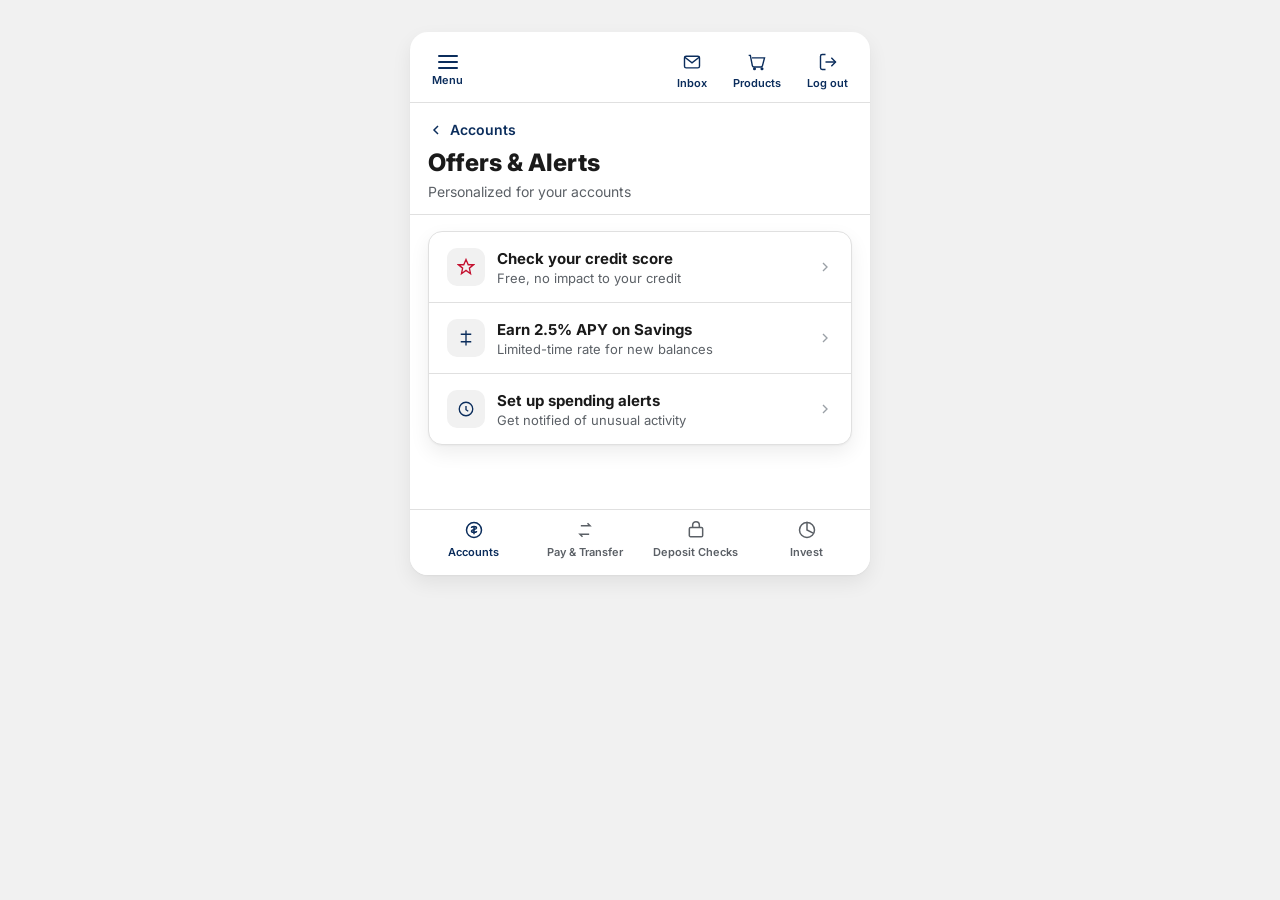
<file: offers.html>
<!DOCTYPE html>
<html lang="en">
<head>
<meta charset="UTF-8">
<meta name="viewport" content="width=device-width, initial-scale=1.0">
<title>Meridian — Offers</title>
<link rel="preconnect" href="https://fonts.googleapis.com">
<link rel="preconnect" href="https://fonts.gstatic.com" crossorigin>
<link href="https://fonts.googleapis.com/css2?family=Inter:wght@400;500;600;700;800&display=swap" rel="stylesheet">
<link rel="stylesheet" href="styles.css">
</head>
<body>
<div class="phone">
  <div class="topbar">
    <a class="menu-btn" href="menu.html" aria-label="Menu">
      <div class="bars"><span></span><span></span><span></span></div>
      Menu
    </a>
    <div class="icon-row">
      <a class="icon-btn" href="inbox.html" aria-label="Inbox">
        <svg width="20" height="20" viewBox="0 0 24 24" fill="none" stroke="#0B2D5C" stroke-width="1.7"><rect x="3" y="5" width="18" height="14" rx="2"/><path d="M3 6l9 7 9-7"/></svg>
        Inbox
      </a>
      <a class="icon-btn" href="products.html" aria-label="Products">
        <svg width="20" height="20" viewBox="0 0 24 24" fill="none" stroke="#0B2D5C" stroke-width="1.7"><circle cx="9" cy="20" r="1"/><circle cx="18" cy="20" r="1"/><path d="M2 4h2l2.4 12.4a2 2 0 0 0 2 1.6h8.2a2 2 0 0 0 2-1.6L21 7H6"/></svg>
        Products
      </a>
      <a class="icon-btn" href="logout.html" aria-label="Log out">
        <svg width="20" height="20" viewBox="0 0 24 24" fill="none" stroke="#0B2D5C" stroke-width="1.7"><path d="M9 21H5a2 2 0 0 1-2-2V5a2 2 0 0 1 2-2h4"/><path d="M16 17l5-5-5-5"/><path d="M21 12H9"/></svg>
        Log out
      </a>
    </div>
  </div>

  <div class="page-header">
    <a class="back-link" href="index.html">
      <svg width="16" height="16" viewBox="0 0 24 24" fill="none" stroke="currentColor" stroke-width="2.2"><path d="M15 18l-6-6 6-6"/></svg>
      Accounts
    </a>
    <h1>Offers & Alerts</h1>
    <p>Personalized for your accounts</p>
  </div>

  <div class="content">
    <div class="list-card reveal">
      <div class="list-row">
        <div class="icon-wrap"><svg width="18" height="18" viewBox="0 0 24 24" fill="none" stroke="#C41230" stroke-width="1.8"><path d="M12 2l3 7h7l-5.5 4.5L18 21l-6-4.5L6 21l1.5-7.5L2 9h7l3-7z"/></svg></div>
        <div class="text"><div class="title">Check your credit score</div><div class="sub">Free, no impact to your credit</div></div>
        <svg class="chev" width="16" height="16" viewBox="0 0 24 24" fill="none" stroke="#9AA0A6" stroke-width="2"><path d="M9 6l6 6-6 6"/></svg>
      </div>
      <div class="list-row">
        <div class="icon-wrap"><svg width="18" height="18" viewBox="0 0 24 24" fill="none" stroke="#0B2D5C" stroke-width="1.8"><path d="M12 2v20M5 7h14M5 17h14"/></svg></div>
        <div class="text"><div class="title">Earn 2.5% APY on Savings</div><div class="sub">Limited-time rate for new balances</div></div>
        <svg class="chev" width="16" height="16" viewBox="0 0 24 24" fill="none" stroke="#9AA0A6" stroke-width="2"><path d="M9 6l6 6-6 6"/></svg>
      </div>
      <div class="list-row">
        <div class="icon-wrap"><svg width="18" height="18" viewBox="0 0 24 24" fill="none" stroke="#0B2D5C" stroke-width="1.8"><circle cx="12" cy="12" r="9"/><path d="M12 8v5l3 2"/></svg></div>
        <div class="text"><div class="title">Set up spending alerts</div><div class="sub">Get notified of unusual activity</div></div>
        <svg class="chev" width="16" height="16" viewBox="0 0 24 24" fill="none" stroke="#9AA0A6" stroke-width="2"><path d="M9 6l6 6-6 6"/></svg>
      </div>
    </div>
  </div>

  <div class="bottom-nav">
    <a class="nav-item active" href="index.html">
      <svg width="20" height="20" viewBox="0 0 24 24" fill="none" stroke="#0B2D5C" stroke-width="1.8"><circle cx="12" cy="12" r="9"/><path d="M12 7v10M9 9.5c0-1 1-1.8 3-1.8s3 .8 3 1.8-1 1.4-3 1.8-3 .9-3 1.9 1 1.8 3 1.8 3-.8 3-1.8"/></svg>
      Accounts
    </a>
    <a class="nav-item" href="pay-transfer.html">
      <svg width="20" height="20" viewBox="0 0 24 24" fill="none" stroke="#5B6066" stroke-width="1.8"><path d="M7 7h11l-3-3M17 17H6l3 3"/></svg>
      Pay &amp; Transfer
    </a>
    <a class="nav-item" href="deposit-checks.html">
      <svg width="20" height="20" viewBox="0 0 24 24" fill="none" stroke="#5B6066" stroke-width="1.8"><rect x="4" y="9" width="16" height="11" rx="1.5"/><path d="M8 9V6a4 4 0 0 1 8 0v3"/></svg>
      Deposit Checks
    </a>
    <a class="nav-item" href="invest.html">
      <svg width="20" height="20" viewBox="0 0 24 24" fill="none" stroke="#5B6066" stroke-width="1.8"><path d="M12 2v10l8 4"/><circle cx="12" cy="12" r="9"/></svg>
      Invest
    </a>
  </div>

</div>
</body>
</html>
</file>
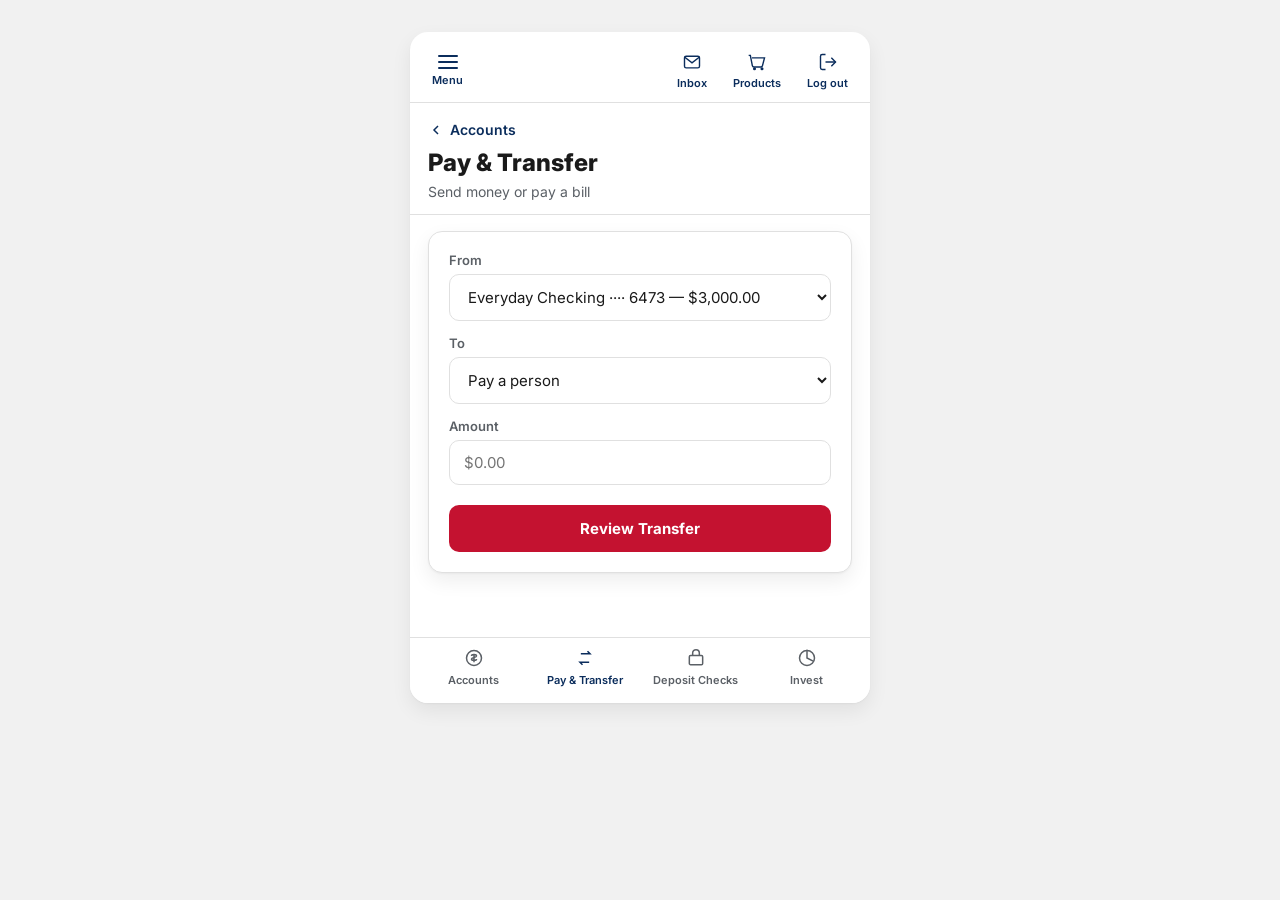
<file: pay-transfer.html>
<!DOCTYPE html>
<html lang="en">
<head>
<meta charset="UTF-8">
<meta name="viewport" content="width=device-width, initial-scale=1.0">
<title>Meridian — Pay & Transfer</title>
<link rel="preconnect" href="https://fonts.googleapis.com">
<link rel="preconnect" href="https://fonts.gstatic.com" crossorigin>
<link href="https://fonts.googleapis.com/css2?family=Inter:wght@400;500;600;700;800&display=swap" rel="stylesheet">
<link rel="stylesheet" href="styles.css">
</head>
<body>
<div class="phone">
  <div class="topbar">
    <a class="menu-btn" href="menu.html" aria-label="Menu">
      <div class="bars"><span></span><span></span><span></span></div>
      Menu
    </a>
    <div class="icon-row">
      <a class="icon-btn" href="inbox.html" aria-label="Inbox">
        <svg width="20" height="20" viewBox="0 0 24 24" fill="none" stroke="#0B2D5C" stroke-width="1.7"><rect x="3" y="5" width="18" height="14" rx="2"/><path d="M3 6l9 7 9-7"/></svg>
        Inbox
      </a>
      <a class="icon-btn" href="products.html" aria-label="Products">
        <svg width="20" height="20" viewBox="0 0 24 24" fill="none" stroke="#0B2D5C" stroke-width="1.7"><circle cx="9" cy="20" r="1"/><circle cx="18" cy="20" r="1"/><path d="M2 4h2l2.4 12.4a2 2 0 0 0 2 1.6h8.2a2 2 0 0 0 2-1.6L21 7H6"/></svg>
        Products
      </a>
      <a class="icon-btn" href="logout.html" aria-label="Log out">
        <svg width="20" height="20" viewBox="0 0 24 24" fill="none" stroke="#0B2D5C" stroke-width="1.7"><path d="M9 21H5a2 2 0 0 1-2-2V5a2 2 0 0 1 2-2h4"/><path d="M16 17l5-5-5-5"/><path d="M21 12H9"/></svg>
        Log out
      </a>
    </div>
  </div>

  <div class="page-header">
    <a class="back-link" href="index.html">
      <svg width="16" height="16" viewBox="0 0 24 24" fill="none" stroke="currentColor" stroke-width="2.2"><path d="M15 18l-6-6 6-6"/></svg>
      Accounts
    </a>
    <h1>Pay & Transfer</h1>
    <p>Send money or pay a bill</p>
  </div>

  <div class="content">
    <div class="info-card reveal">
      <div class="field">
        <label>From</label>
        <select><option>Everyday Checking ···· 6473 — $3,000.00</option></select>
      </div>
      <div class="field">
        <label>To</label>
        <select><option>Pay a person</option><option>Transfer to another account</option><option>Pay a bill</option></select>
      </div>
      <div class="field">
        <label>Amount</label>
        <input type="text" placeholder="$0.00">
      </div>
      <button class="btn-primary" type="button">Review Transfer</button>
    </div>
  </div>

  <div class="bottom-nav">
    <a class="nav-item" href="index.html">
      <svg width="20" height="20" viewBox="0 0 24 24" fill="none" stroke="#5B6066" stroke-width="1.8"><circle cx="12" cy="12" r="9"/><path d="M12 7v10M9 9.5c0-1 1-1.8 3-1.8s3 .8 3 1.8-1 1.4-3 1.8-3 .9-3 1.9 1 1.8 3 1.8 3-.8 3-1.8"/></svg>
      Accounts
    </a>
    <a class="nav-item active" href="pay-transfer.html">
      <svg width="20" height="20" viewBox="0 0 24 24" fill="none" stroke="#0B2D5C" stroke-width="1.8"><path d="M7 7h11l-3-3M17 17H6l3 3"/></svg>
      Pay &amp; Transfer
    </a>
    <a class="nav-item" href="deposit-checks.html">
      <svg width="20" height="20" viewBox="0 0 24 24" fill="none" stroke="#5B6066" stroke-width="1.8"><rect x="4" y="9" width="16" height="11" rx="1.5"/><path d="M8 9V6a4 4 0 0 1 8 0v3"/></svg>
      Deposit Checks
    </a>
    <a class="nav-item" href="invest.html">
      <svg width="20" height="20" viewBox="0 0 24 24" fill="none" stroke="#5B6066" stroke-width="1.8"><path d="M12 2v10l8 4"/><circle cx="12" cy="12" r="9"/></svg>
      Invest
    </a>
  </div>

</div>
</body>
</html>
</file>
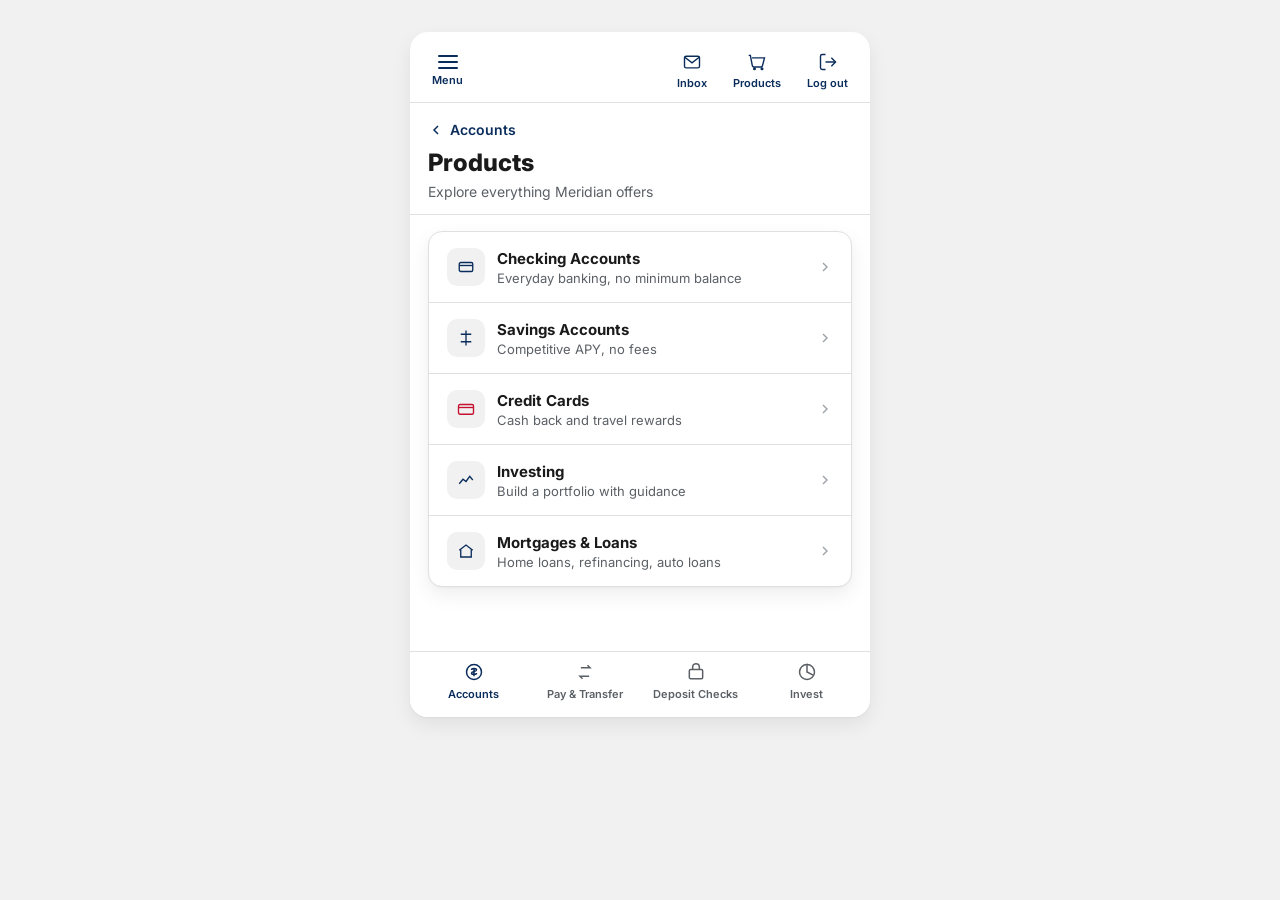
<file: products.html>
<!DOCTYPE html>
<html lang="en">
<head>
<meta charset="UTF-8">
<meta name="viewport" content="width=device-width, initial-scale=1.0">
<title>Meridian — Products</title>
<link rel="preconnect" href="https://fonts.googleapis.com">
<link rel="preconnect" href="https://fonts.gstatic.com" crossorigin>
<link href="https://fonts.googleapis.com/css2?family=Inter:wght@400;500;600;700;800&display=swap" rel="stylesheet">
<link rel="stylesheet" href="styles.css">
</head>
<body>
<div class="phone">
  <div class="topbar">
    <a class="menu-btn" href="menu.html" aria-label="Menu">
      <div class="bars"><span></span><span></span><span></span></div>
      Menu
    </a>
    <div class="icon-row">
      <a class="icon-btn" href="inbox.html" aria-label="Inbox">
        <svg width="20" height="20" viewBox="0 0 24 24" fill="none" stroke="#0B2D5C" stroke-width="1.7"><rect x="3" y="5" width="18" height="14" rx="2"/><path d="M3 6l9 7 9-7"/></svg>
        Inbox
      </a>
      <a class="icon-btn" href="products.html" aria-label="Products">
        <svg width="20" height="20" viewBox="0 0 24 24" fill="none" stroke="#0B2D5C" stroke-width="1.7"><circle cx="9" cy="20" r="1"/><circle cx="18" cy="20" r="1"/><path d="M2 4h2l2.4 12.4a2 2 0 0 0 2 1.6h8.2a2 2 0 0 0 2-1.6L21 7H6"/></svg>
        Products
      </a>
      <a class="icon-btn" href="logout.html" aria-label="Log out">
        <svg width="20" height="20" viewBox="0 0 24 24" fill="none" stroke="#0B2D5C" stroke-width="1.7"><path d="M9 21H5a2 2 0 0 1-2-2V5a2 2 0 0 1 2-2h4"/><path d="M16 17l5-5-5-5"/><path d="M21 12H9"/></svg>
        Log out
      </a>
    </div>
  </div>

  <div class="page-header">
    <a class="back-link" href="index.html">
      <svg width="16" height="16" viewBox="0 0 24 24" fill="none" stroke="currentColor" stroke-width="2.2"><path d="M15 18l-6-6 6-6"/></svg>
      Accounts
    </a>
    <h1>Products</h1>
    <p>Explore everything Meridian offers</p>
  </div>

  <div class="content">
    <div class="list-card reveal">
      <a class="list-row" href="account-detail.html">
        <div class="icon-wrap"><svg width="18" height="18" viewBox="0 0 24 24" fill="none" stroke="#0B2D5C" stroke-width="1.8"><rect x="3" y="6" width="18" height="12" rx="2"/><path d="M3 10h18"/></svg></div>
        <div class="text"><div class="title">Checking Accounts</div><div class="sub">Everyday banking, no minimum balance</div></div>
        <svg class="chev" width="16" height="16" viewBox="0 0 24 24" fill="none" stroke="#9AA0A6" stroke-width="2"><path d="M9 6l6 6-6 6"/></svg>
      </a>
      <a class="list-row" href="#">
        <div class="icon-wrap"><svg width="18" height="18" viewBox="0 0 24 24" fill="none" stroke="#0B2D5C" stroke-width="1.8"><path d="M12 2v20M5 7h14M5 17h14"/></svg></div>
        <div class="text"><div class="title">Savings Accounts</div><div class="sub">Competitive APY, no fees</div></div>
        <svg class="chev" width="16" height="16" viewBox="0 0 24 24" fill="none" stroke="#9AA0A6" stroke-width="2"><path d="M9 6l6 6-6 6"/></svg>
      </a>
      <a class="list-row" href="#">
        <div class="icon-wrap"><svg width="18" height="18" viewBox="0 0 24 24" fill="none" stroke="#C41230" stroke-width="1.8"><rect x="2" y="6" width="20" height="13" rx="2"/><path d="M2 10h20"/></svg></div>
        <div class="text"><div class="title">Credit Cards</div><div class="sub">Cash back and travel rewards</div></div>
        <svg class="chev" width="16" height="16" viewBox="0 0 24 24" fill="none" stroke="#9AA0A6" stroke-width="2"><path d="M9 6l6 6-6 6"/></svg>
      </a>
      <a class="list-row" href="invest.html">
        <div class="icon-wrap"><svg width="18" height="18" viewBox="0 0 24 24" fill="none" stroke="#0B2D5C" stroke-width="1.8"><path d="M3 17l5-6 4 3 5-7 4 5"/></svg></div>
        <div class="text"><div class="title">Investing</div><div class="sub">Build a portfolio with guidance</div></div>
        <svg class="chev" width="16" height="16" viewBox="0 0 24 24" fill="none" stroke="#9AA0A6" stroke-width="2"><path d="M9 6l6 6-6 6"/></svg>
      </a>
      <a class="list-row" href="#">
        <div class="icon-wrap"><svg width="18" height="18" viewBox="0 0 24 24" fill="none" stroke="#0B2D5C" stroke-width="1.8"><path d="M3 11l9-7 9 7"/><path d="M5 10v10h14V10"/></svg></div>
        <div class="text"><div class="title">Mortgages &amp; Loans</div><div class="sub">Home loans, refinancing, auto loans</div></div>
        <svg class="chev" width="16" height="16" viewBox="0 0 24 24" fill="none" stroke="#9AA0A6" stroke-width="2"><path d="M9 6l6 6-6 6"/></svg>
      </a>
    </div>
  </div>

  <div class="bottom-nav">
    <a class="nav-item active" href="index.html">
      <svg width="20" height="20" viewBox="0 0 24 24" fill="none" stroke="#0B2D5C" stroke-width="1.8"><circle cx="12" cy="12" r="9"/><path d="M12 7v10M9 9.5c0-1 1-1.8 3-1.8s3 .8 3 1.8-1 1.4-3 1.8-3 .9-3 1.9 1 1.8 3 1.8 3-.8 3-1.8"/></svg>
      Accounts
    </a>
    <a class="nav-item" href="pay-transfer.html">
      <svg width="20" height="20" viewBox="0 0 24 24" fill="none" stroke="#5B6066" stroke-width="1.8"><path d="M7 7h11l-3-3M17 17H6l3 3"/></svg>
      Pay &amp; Transfer
    </a>
    <a class="nav-item" href="deposit-checks.html">
      <svg width="20" height="20" viewBox="0 0 24 24" fill="none" stroke="#5B6066" stroke-width="1.8"><rect x="4" y="9" width="16" height="11" rx="1.5"/><path d="M8 9V6a4 4 0 0 1 8 0v3"/></svg>
      Deposit Checks
    </a>
    <a class="nav-item" href="invest.html">
      <svg width="20" height="20" viewBox="0 0 24 24" fill="none" stroke="#5B6066" stroke-width="1.8"><path d="M12 2v10l8 4"/><circle cx="12" cy="12" r="9"/></svg>
      Invest
    </a>
  </div>

</div>
</body>
</html>
</file>
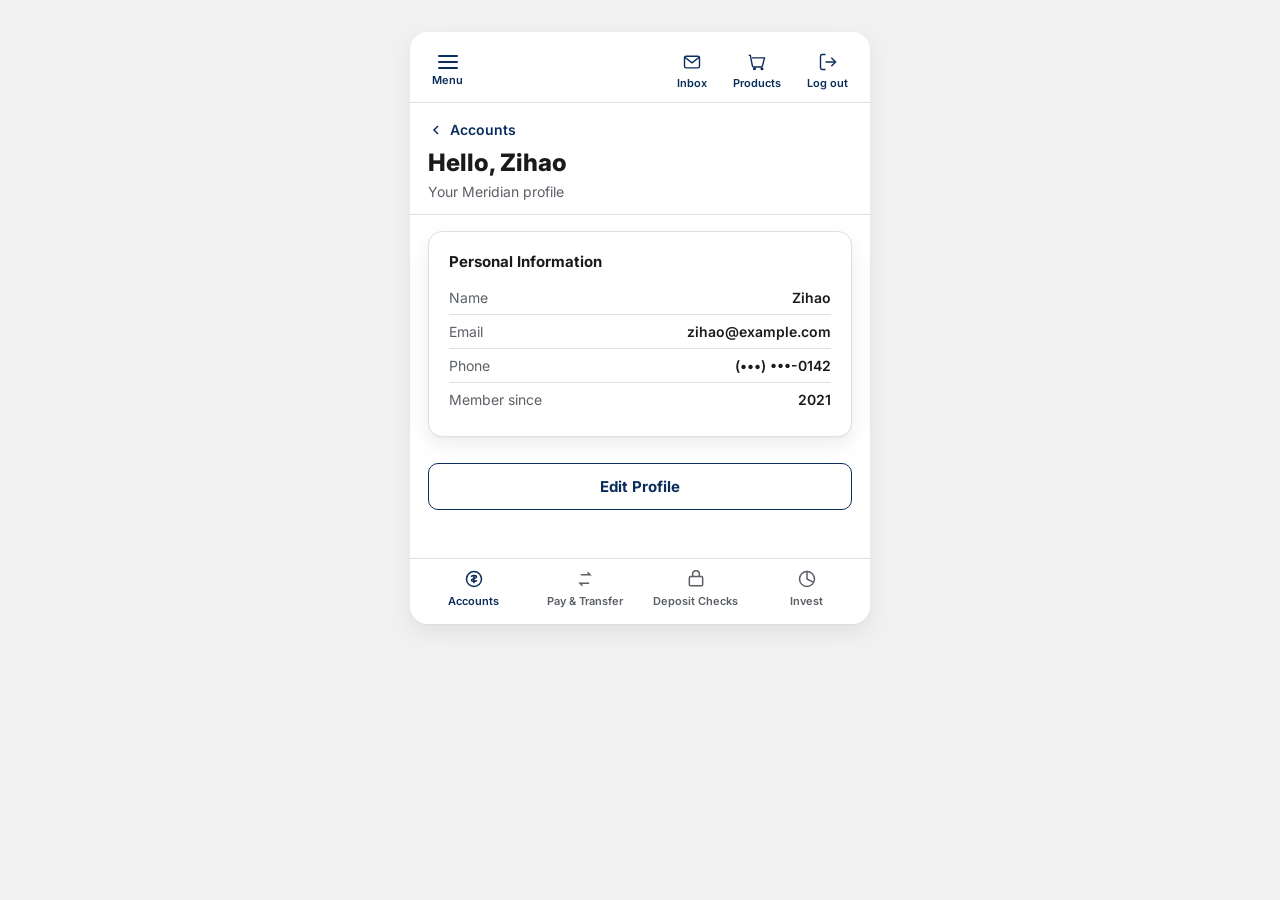
<file: profile.html>
<!DOCTYPE html>
<html lang="en">
<head>
<meta charset="UTF-8">
<meta name="viewport" content="width=device-width, initial-scale=1.0">
<title>Meridian — Profile</title>
<link rel="preconnect" href="https://fonts.googleapis.com">
<link rel="preconnect" href="https://fonts.gstatic.com" crossorigin>
<link href="https://fonts.googleapis.com/css2?family=Inter:wght@400;500;600;700;800&display=swap" rel="stylesheet">
<link rel="stylesheet" href="styles.css">
</head>
<body>
<div class="phone">
  <div class="topbar">
    <a class="menu-btn" href="menu.html" aria-label="Menu">
      <div class="bars"><span></span><span></span><span></span></div>
      Menu
    </a>
    <div class="icon-row">
      <a class="icon-btn" href="inbox.html" aria-label="Inbox">
        <svg width="20" height="20" viewBox="0 0 24 24" fill="none" stroke="#0B2D5C" stroke-width="1.7"><rect x="3" y="5" width="18" height="14" rx="2"/><path d="M3 6l9 7 9-7"/></svg>
        Inbox
      </a>
      <a class="icon-btn" href="products.html" aria-label="Products">
        <svg width="20" height="20" viewBox="0 0 24 24" fill="none" stroke="#0B2D5C" stroke-width="1.7"><circle cx="9" cy="20" r="1"/><circle cx="18" cy="20" r="1"/><path d="M2 4h2l2.4 12.4a2 2 0 0 0 2 1.6h8.2a2 2 0 0 0 2-1.6L21 7H6"/></svg>
        Products
      </a>
      <a class="icon-btn" href="logout.html" aria-label="Log out">
        <svg width="20" height="20" viewBox="0 0 24 24" fill="none" stroke="#0B2D5C" stroke-width="1.7"><path d="M9 21H5a2 2 0 0 1-2-2V5a2 2 0 0 1 2-2h4"/><path d="M16 17l5-5-5-5"/><path d="M21 12H9"/></svg>
        Log out
      </a>
    </div>
  </div>

  <div class="page-header">
    <a class="back-link" href="index.html">
      <svg width="16" height="16" viewBox="0 0 24 24" fill="none" stroke="currentColor" stroke-width="2.2"><path d="M15 18l-6-6 6-6"/></svg>
      Accounts
    </a>
    <h1>Hello, Zihao</h1>
    <p>Your Meridian profile</p>
  </div>

  <div class="content">
    <div class="info-card reveal">
      <h3>Personal Information</h3>
      <div class="row"><span>Name</span><span>Zihao</span></div>
      <div class="row"><span>Email</span><span>zihao@example.com</span></div>
      <div class="row"><span>Phone</span><span>(•••) •••-0142</span></div>
      <div class="row"><span>Member since</span><span>2021</span></div>
    </div>
    <button class="btn-secondary" type="button">Edit Profile</button>
  </div>

  <div class="bottom-nav">
    <a class="nav-item active" href="index.html">
      <svg width="20" height="20" viewBox="0 0 24 24" fill="none" stroke="#0B2D5C" stroke-width="1.8"><circle cx="12" cy="12" r="9"/><path d="M12 7v10M9 9.5c0-1 1-1.8 3-1.8s3 .8 3 1.8-1 1.4-3 1.8-3 .9-3 1.9 1 1.8 3 1.8 3-.8 3-1.8"/></svg>
      Accounts
    </a>
    <a class="nav-item" href="pay-transfer.html">
      <svg width="20" height="20" viewBox="0 0 24 24" fill="none" stroke="#5B6066" stroke-width="1.8"><path d="M7 7h11l-3-3M17 17H6l3 3"/></svg>
      Pay &amp; Transfer
    </a>
    <a class="nav-item" href="deposit-checks.html">
      <svg width="20" height="20" viewBox="0 0 24 24" fill="none" stroke="#5B6066" stroke-width="1.8"><rect x="4" y="9" width="16" height="11" rx="1.5"/><path d="M8 9V6a4 4 0 0 1 8 0v3"/></svg>
      Deposit Checks
    </a>
    <a class="nav-item" href="invest.html">
      <svg width="20" height="20" viewBox="0 0 24 24" fill="none" stroke="#5B6066" stroke-width="1.8"><path d="M12 2v10l8 4"/><circle cx="12" cy="12" r="9"/></svg>
      Invest
    </a>
  </div>

</div>
</body>
</html>
</file>
<file: styles.css>
/* ===========================================================
   Meridian — shared styles for all pages
   =========================================================== */

:root{
  --red:#C41230;
  --red-dark:#960E25;
  --blue:#0B2D5C;
  --blue-light:#1C4C8C;
  --bg:#F1F1F1;
  --white:#FFFFFF;
  --ink:#1A1A1A;
  --gray:#5B6066;
  --gray-light:#9AA0A6;
  --line:#E0E0E0;
  --radius:14px;
  --shadow: 0 1px 2px rgba(0,0,0,0.04), 0 8px 20px rgba(0,0,0,0.07);
}

*{box-sizing:border-box;}
html,body{margin:0;padding:0;}
body{
  background:var(--bg);
  font-family:'Inter', Arial, sans-serif;
  color:var(--ink);
  -webkit-font-smoothing:antialiased;
  display:flex;
  justify-content:center;
}

a{ color:inherit; text-decoration:none; }
button{ font-family:'Inter', Arial, sans-serif; }

.phone{
  width:100%;
  max-width:460px;
  min-height:100vh;
  background:var(--white);
  position:relative;
  box-shadow: var(--shadow);
  padding-bottom:90px;
}

@media (min-width:560px){
  body{ padding:32px 16px; }
  .phone{ min-height:auto; border-radius:18px; overflow:hidden; }
}

/* ---------- Top bar ---------- */
.topbar{
  display:flex;
  align-items:center;
  justify-content:space-between;
  padding:16px 18px 8px;
  border-bottom:1px solid var(--line);
}
.menu-btn, .icon-btn{
  background:none;
  border:none;
  display:flex;
  flex-direction:column;
  align-items:center;
  gap:4px;
  color:var(--blue);
  font-size:11px;
  font-weight:600;
  cursor:pointer;
  padding:4px;
}
.icon-row{ display:flex; gap:18px; }
.bars{ width:20px; height:14px; display:flex; flex-direction:column; justify-content:space-between; }
.bars span{ height:2px; background:var(--blue); border-radius:1px; }

.brandmark{
  display:flex; align-items:center; gap:8px; justify-content:center;
  padding:6px 0 2px;
  font-weight:800;
  font-size:18px;
  color:var(--ink);
}
.brandmark .mark{
  width:26px;height:26px;border-radius:6px;
  background:linear-gradient(135deg, var(--red), var(--blue));
  display:flex;align-items:center;justify-content:center;
  color:#fff; font-size:14px; font-weight:800;
}

/* ---------- Tabs ---------- */
.tabs{
  display:flex;
  border-bottom:1px solid var(--line);
  padding:0 18px;
}
.tab{
  flex:1;
  text-align:center;
  padding:14px 0 12px;
  font-size:18px;
  font-weight:700;
  color:var(--gray-light);
  border-bottom:3px solid transparent;
  cursor:pointer;
  background:none; border:none;
}
.tab.active{ color:var(--red); border-bottom-color:var(--red); }

/* ---------- Page header (subpages) ---------- */
.page-header{
  padding:18px 18px 14px;
  border-bottom:1px solid var(--line);
}
.back-link{
  display:inline-flex; align-items:center; gap:6px;
  color:var(--blue);
  font-weight:600;
  font-size:14px;
  margin-bottom:10px;
  cursor:pointer;
}
.page-header h1{
  margin:0;
  font-size:24px;
  font-weight:800;
}
.page-header p{
  margin:6px 0 0;
  color:var(--gray);
  font-size:14px;
}

/* ---------- Assistant search ---------- */
.assistant-row{
  display:flex; align-items:center; gap:12px;
  padding:16px 18px 6px;
}
.assistant-search{
  flex:1;
  background:var(--bg);
  border:1px solid var(--line);
  border-radius:24px;
  padding:12px 16px;
  display:flex; align-items:center; gap:10px;
  color:var(--gray);
  font-size:14.5px;
}
.assistant-search svg{ flex:none; }
.assistant-avatar{
  position:relative;
  width:40px;height:40px;border-radius:50%;
  background:var(--red);
  display:flex;align-items:center;justify-content:center;
  color:#fff; font-weight:800; font-size:16px;
  flex:none;
}
.badge{
  position:absolute; top:-4px; right:-4px;
  background:var(--blue);
  color:#fff;
  font-size:10px; font-weight:700;
  width:18px;height:18px;border-radius:50%;
  display:flex;align-items:center;justify-content:center;
}

/* ---------- Greeting card ---------- */
.card-group{
  margin:16px 18px 0;
  background:var(--white);
  border:1px solid var(--line);
  border-radius:var(--radius);
  overflow:hidden;
  box-shadow:var(--shadow);
}
.link-row{
  display:flex; align-items:center; justify-content:space-between;
  padding:18px;
  cursor:pointer;
  border-bottom:1px solid var(--line);
  color:var(--ink);
}
.link-row:last-child{ border-bottom:none; }
.link-row .label{ font-size:19px; font-weight:700; }
.link-row .sub{ font-size:13px; color:var(--gray); font-weight:400; margin-top:2px; }
.chev{ color:var(--gray-light); flex:none; }

/* ---------- Section blocks ---------- */
.section{
  margin:16px 18px 0;
  border-radius:var(--radius);
  overflow:hidden;
  border:1px solid var(--line);
  background:var(--white);
  box-shadow:var(--shadow);
}
.section-top{
  height:6px;
  background:linear-gradient(90deg, var(--red) 0 60%, var(--blue) 60% 100%);
}
.section-header{
  display:flex; align-items:center; justify-content:space-between;
  padding:16px 18px 8px;
  cursor:pointer;
}
.section-header h2{ font-size:21px; margin:0; font-weight:800; }

.institution{
  display:flex; align-items:center; gap:8px;
  padding:2px 18px 10px;
  color:var(--ink);
  font-size:15px;
  font-weight:600;
}
.fdic-badge{
  background:var(--blue);
  color:#fff;
  font-size:10px;
  font-weight:800;
  letter-spacing:0.3px;
  padding:2px 6px;
  border-radius:3px;
}
.insured-note{
  margin:0 18px 12px;
  font-size:11.5px;
  font-style:italic;
  color:var(--gray);
  padding-top:8px;
  border-top:1px dashed var(--line);
}

.account-row{
  display:flex; align-items:center; justify-content:space-between;
  padding:14px 18px 18px;
  cursor:pointer;
}
.account-name{ font-size:15px; color:var(--ink); font-weight:500; }
.account-name .acct-no{ color:var(--gray-light); font-size:13px; display:block; margin-top:2px; font-weight:400; }
.amount-block{ display:flex; align-items:center; gap:10px; }
.amount{
  font-weight:800;
  font-size:21px;
  font-variant-numeric: tabular-nums;
  color:var(--ink);
}

.row-divider{ border-top:1px solid var(--line); }

/* ---------- Promo ---------- */
.promo{
  margin:16px 18px 24px;
  background:#FBEAEC;
  border:1px solid var(--line);
  border-radius:var(--radius);
  padding:18px;
  display:flex; gap:14px; align-items:flex-start;
}
.promo svg{ flex:none; margin-top:2px; }
.promo h3{ margin:0 0 4px; font-size:16px; font-weight:700; }
.promo p{ margin:0; font-size:13.5px; color:var(--gray); line-height:1.45; }

/* ---------- Dashboard tab ---------- */
.dash{ padding:16px 18px 24px; display:none; }
.dash.active{ display:block; }
.dash-card{
  background:var(--white); border:1px solid var(--line); border-radius:var(--radius);
  padding:20px; box-shadow:var(--shadow); margin-bottom:16px;
}
.dash-card h3{ margin:0 0 4px; font-size:14px; color:var(--gray); font-weight:600; }
.net-amount{
  font-size:30px; font-weight:800;
  font-variant-numeric: tabular-nums; margin:6px 0 16px;
}
.bars-row{ display:flex; align-items:flex-end; gap:10px; height:100px; }
.bar-col{ flex:1; display:flex; flex-direction:column; align-items:center; gap:8px; }
.bar{ width:100%; border-radius:5px 5px 2px 2px; background:var(--blue); transition:height 1s cubic-bezier(.2,.8,.2,1); }
.bar-col span{ font-size:11px; color:var(--gray); }

.accounts-tab{ display:block; }
.accounts-tab.hidden{ display:none; }

/* ---------- Generic content list (subpages) ---------- */
.content{ padding:16px 18px 24px; }
.list-card{
  background:var(--white); border:1px solid var(--line); border-radius:var(--radius);
  overflow:hidden; box-shadow:var(--shadow); margin-bottom:16px;
}
.list-row{
  display:flex; align-items:center; justify-content:space-between; gap:12px;
  padding:16px 18px;
  border-bottom:1px solid var(--line);
  cursor:pointer;
}
.list-row:last-child{ border-bottom:none; }
.list-row .icon-wrap{
  width:38px;height:38px;border-radius:10px;
  display:flex;align-items:center;justify-content:center;
  background:var(--bg); flex:none;
}
.list-row .text{ flex:1; }
.list-row .text .title{ font-weight:700; font-size:15px; }
.list-row .text .sub{ font-size:13px; color:var(--gray); margin-top:2px; }

.info-card{
  background:var(--white); border:1px solid var(--line); border-radius:var(--radius);
  box-shadow:var(--shadow); padding:20px; margin-bottom:16px;
}
.info-card h3{ margin:0 0 10px; font-size:15px; font-weight:700; }
.info-card .row{ display:flex; justify-content:space-between; padding:8px 0; border-bottom:1px solid var(--line); font-size:14px; }
.info-card .row:last-child{ border-bottom:none; }
.info-card .row span:first-child{ color:var(--gray); }
.info-card .row span:last-child{ font-weight:600; }

.btn-primary{
  display:inline-flex; align-items:center; justify-content:center;
  width:100%;
  background:var(--red);
  color:#fff;
  font-weight:700;
  font-size:15px;
  padding:14px 0;
  border:none; border-radius:10px;
  cursor:pointer;
  margin-top:6px;
}
.btn-secondary{
  display:inline-flex; align-items:center; justify-content:center;
  width:100%;
  background:var(--white);
  color:var(--blue);
  font-weight:700;
  font-size:15px;
  padding:13px 0;
  border:1.5px solid var(--blue); border-radius:10px;
  cursor:pointer;
  margin-top:10px;
}

.field{ margin-bottom:14px; }
.field label{ display:block; font-size:13px; font-weight:600; color:var(--gray); margin-bottom:6px; }
.field select, .field input{
  width:100%; padding:12px 14px; border:1px solid var(--line); border-radius:10px;
  font-size:15px; color:var(--ink); background:var(--white); font-family:'Inter',Arial,sans-serif;
}

.upload-box{
  border:2px dashed var(--line); border-radius:var(--radius);
  padding:24px; text-align:center; color:var(--gray);
  margin-bottom:14px; cursor:pointer;
}
.upload-box svg{ margin-bottom:8px; }
.upload-box .label{ font-weight:700; color:var(--ink); font-size:14px; }
.upload-box .sub{ font-size:12.5px; margin-top:4px; }

.empty-state{ text-align:center; padding:40px 20px; color:var(--gray); }
.empty-state svg{ margin-bottom:14px; }

/* ---------- Transaction ledger ---------- */
.attribution{
  text-align:right;
  font-size:13px;
  font-weight:600;
  color:var(--gray);
  padding:0 18px 10px;
}
.txn-row{
  display:grid; grid-template-columns:minmax(0,1fr) max-content; column-gap:12px; align-items:start;
  padding:14px 18px;
  border-bottom:1px solid var(--line);
}
.txn-row:last-child{ border-bottom:none; }
.txn-row > div:first-child{ min-width:0; overflow-wrap:anywhere; word-break:break-word; }
.txn-row > div:last-child{ min-width:0; text-align:right; }
.txn-meta{ font-size:12.5px; color:var(--gray); font-weight:600; margin-bottom:3px; }
.txn-name{ font-size:15.5px; font-weight:700; color:var(--ink); line-height:1.3; }
.txn-amount{ font-size:19px; font-weight:800; color:var(--blue); text-align:right; white-space:nowrap; }
.txn-amount.credit{ color:#1C7C63; }
.txn-balance{ font-size:12.5px; color:var(--gray); margin-top:3px; text-align:right; }

.pager{
  display:flex; align-items:center; justify-content:space-between;
  padding:4px 2px 0;
}
.pager-btn{
  background:var(--white);
  color:var(--blue);
  font-weight:700;
  font-size:13.5px;
  padding:9px 14px;
  border:1.5px solid var(--blue);
  border-radius:8px;
  cursor:pointer;
}
.pager-btn:disabled{
  color:var(--gray-light);
  border-color:var(--line);
  cursor:default;
}
.pager-info{ font-size:13px; color:var(--gray); font-weight:600; }

/* ---------- Bottom nav ---------- */
.bottom-nav{
  position:fixed;
  bottom:0; left:50%; transform:translateX(-50%);
  width:100%; max-width:460px;
  background:var(--white);
  border-top:1px solid var(--line);
  display:flex;
  padding:10px 8px 16px;
}
@media (min-width:560px){ .bottom-nav{ position:absolute; } }
.nav-item{
  flex:1;
  display:flex; flex-direction:column; align-items:center; gap:5px;
  font-size:11px; font-weight:600; color:var(--gray);
  background:none; border:none; cursor:pointer;
}
.nav-item.active{ color:var(--blue); }

@media (prefers-reduced-motion: reduce){
  *{ transition:none !important; animation:none !important; }
}

.reveal{ animation:fadeUp .4s ease both; }
@keyframes fadeUp{ from{opacity:0; transform:translateY(8px);} to{opacity:1; transform:translateY(0);} }
</file>
